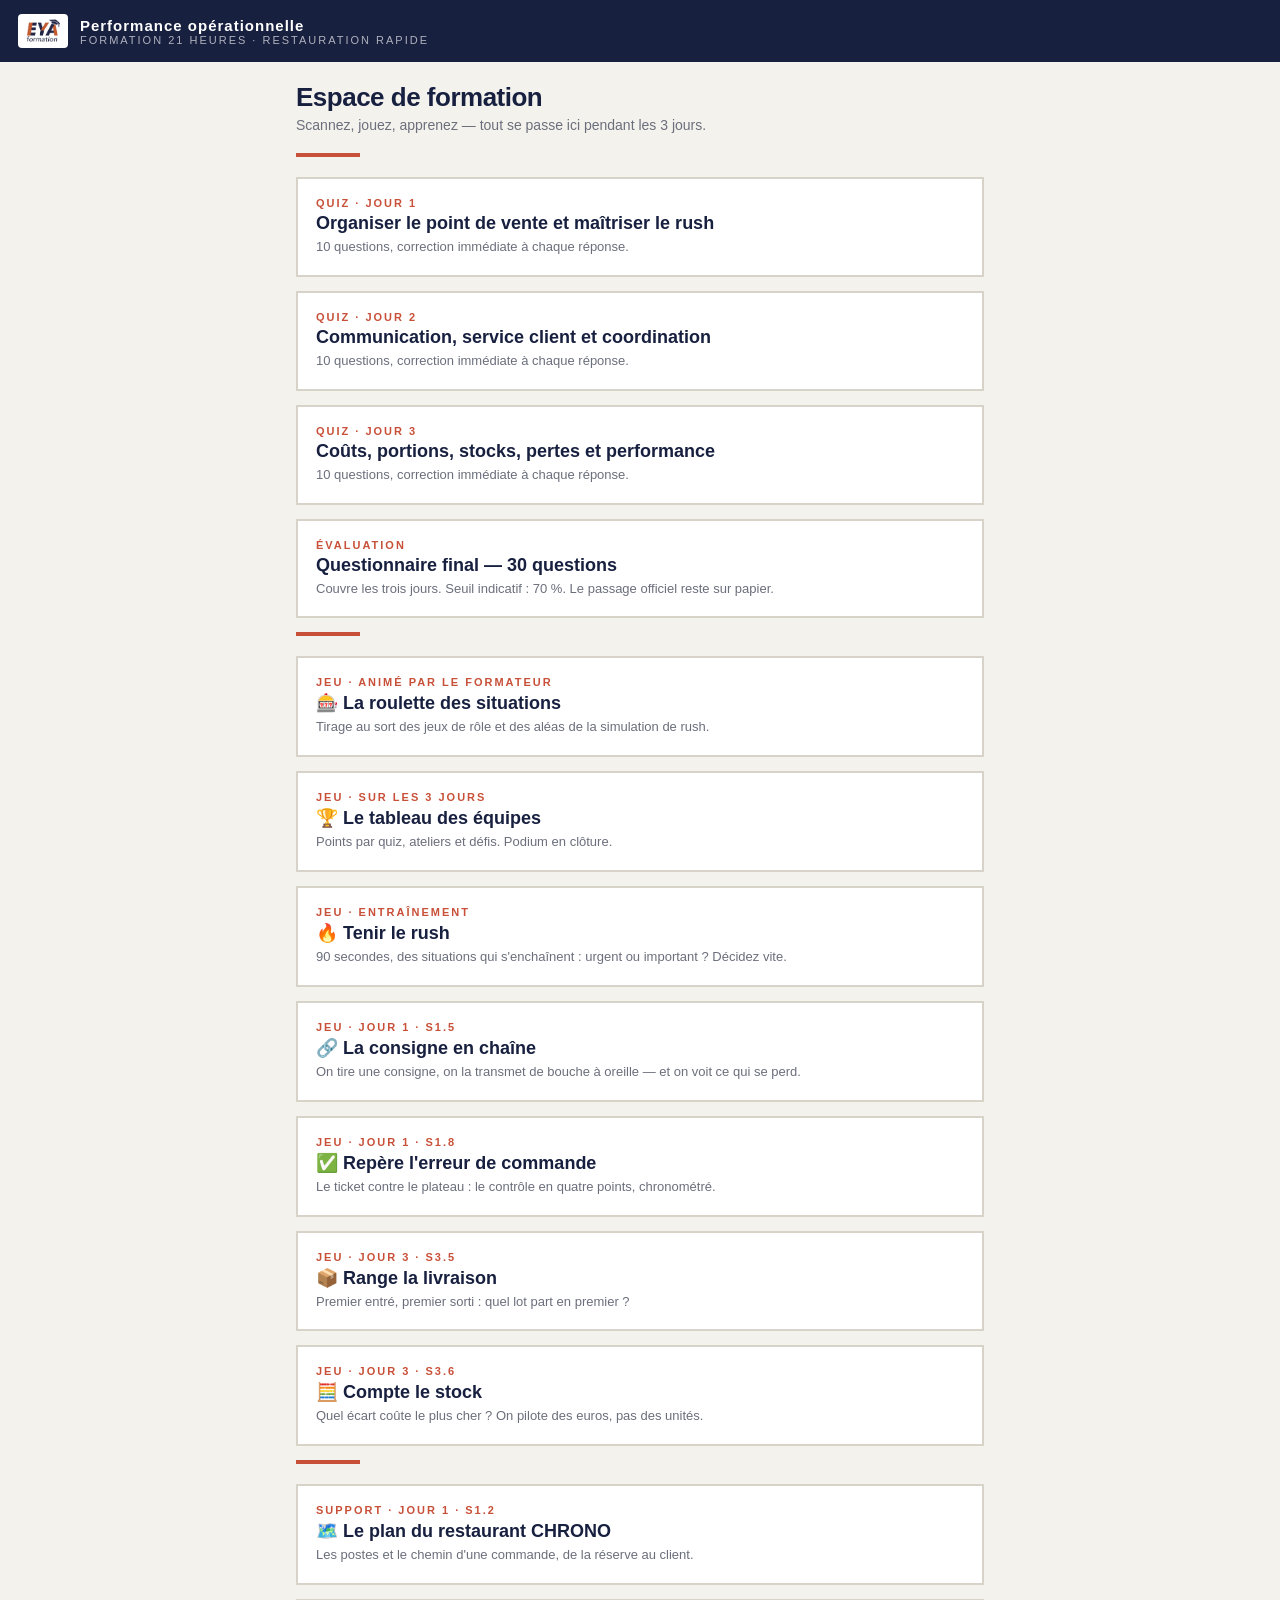
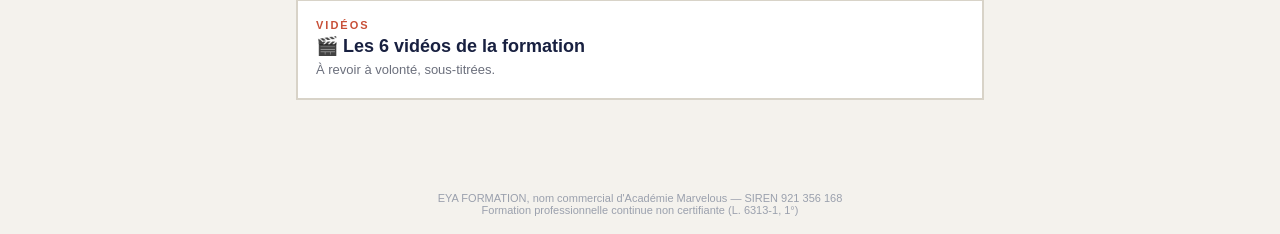
<file: index.html>
<!doctype html>
<html lang="fr">
<head>
<meta charset="utf-8">
<meta name="viewport" content="width=device-width, initial-scale=1">
<meta name="robots" content="noindex">
<title>EYA Formation — Performance opérationnelle en restauration rapide</title>
<link rel="stylesheet" href="assets/eya.css">
</head>
<body>
<header>
  <img src="assets/logo_eya.png" alt="EYA Formation">
  <div>
    <div class="t">Performance opérationnelle</div>
    <div class="s">Formation 21 heures · restauration rapide</div>
  </div>
</header>
<main>
  <h1>Espace de formation</h1>
  <div class="sub">Scannez, jouez, apprenez — tout se passe ici pendant les 3 jours.</div>
  <div class="rule"></div>

  <a class="card" href="quiz/j1.html">
    <div class="k">Quiz · Jour 1</div>
    <div class="t">Organiser le point de vente et maîtriser le rush</div>
    <div class="d">10 questions, correction immédiate à chaque réponse.</div>
  </a>
  <a class="card" href="quiz/j2.html">
    <div class="k">Quiz · Jour 2</div>
    <div class="t">Communication, service client et coordination</div>
    <div class="d">10 questions, correction immédiate à chaque réponse.</div>
  </a>
  <a class="card" href="quiz/j3.html">
    <div class="k">Quiz · Jour 3</div>
    <div class="t">Coûts, portions, stocks, pertes et performance</div>
    <div class="d">10 questions, correction immédiate à chaque réponse.</div>
  </a>
  <a class="card" href="quiz/final.html">
    <div class="k">Évaluation</div>
    <div class="t">Questionnaire final — 30 questions</div>
    <div class="d">Couvre les trois jours. Seuil indicatif : 70 %. Le passage officiel reste sur papier.</div>
  </a>

  <div class="rule"></div>

  <a class="card" href="jeux/roulette.html">
    <div class="k">Jeu · animé par le formateur</div>
    <div class="t">🎰 La roulette des situations</div>
    <div class="d">Tirage au sort des jeux de rôle et des aléas de la simulation de rush.</div>
  </a>
  <a class="card" href="jeux/scores.html">
    <div class="k">Jeu · sur les 3 jours</div>
    <div class="t">🏆 Le tableau des équipes</div>
    <div class="d">Points par quiz, ateliers et défis. Podium en clôture.</div>
  </a>
  <a class="card" href="jeux/rush.html">
    <div class="k">Jeu · entraînement</div>
    <div class="t">🔥 Tenir le rush</div>
    <div class="d">90 secondes, des situations qui s'enchaînent : urgent ou important ? Décidez vite.</div>
  </a>
  <a class="card" href="jeux/consignes.html">
    <div class="k">Jeu · Jour 1 · S1.5</div>
    <div class="t">🔗 La consigne en chaîne</div>
    <div class="d">On tire une consigne, on la transmet de bouche à oreille — et on voit ce qui se perd.</div>
  </a>
  <a class="card" href="jeux/commande.html">
    <div class="k">Jeu · Jour 1 · S1.8</div>
    <div class="t">✅ Repère l'erreur de commande</div>
    <div class="d">Le ticket contre le plateau : le contrôle en quatre points, chronométré.</div>
  </a>
  <a class="card" href="jeux/reception.html">
    <div class="k">Jeu · Jour 3 · S3.5</div>
    <div class="t">📦 Range la livraison</div>
    <div class="d">Premier entré, premier sorti : quel lot part en premier ?</div>
  </a>
  <a class="card" href="jeux/inventaire.html">
    <div class="k">Jeu · Jour 3 · S3.6</div>
    <div class="t">🧮 Compte le stock</div>
    <div class="d">Quel écart coûte le plus cher ? On pilote des euros, pas des unités.</div>
  </a>

  <div class="rule"></div>

  <a class="card" href="chrono.html">
    <div class="k">Support · Jour 1 · S1.2</div>
    <div class="t">🗺️ Le plan du restaurant CHRONO</div>
    <div class="d">Les postes et le chemin d'une commande, de la réserve au client.</div>
  </a>
  <a class="card" href="videos/index.html">
    <div class="k">Vidéos</div>
    <div class="t">🎬 Les 6 vidéos de la formation</div>
    <div class="d">À revoir à volonté, sous-titrées.</div>
  </a>
</main>
<footer>EYA FORMATION, nom commercial d'Académie Marvelous — SIREN 921 356 168<br>
Formation professionnelle continue non certifiante (L. 6313-1, 1°)</footer>
</body>
</html>
</file>
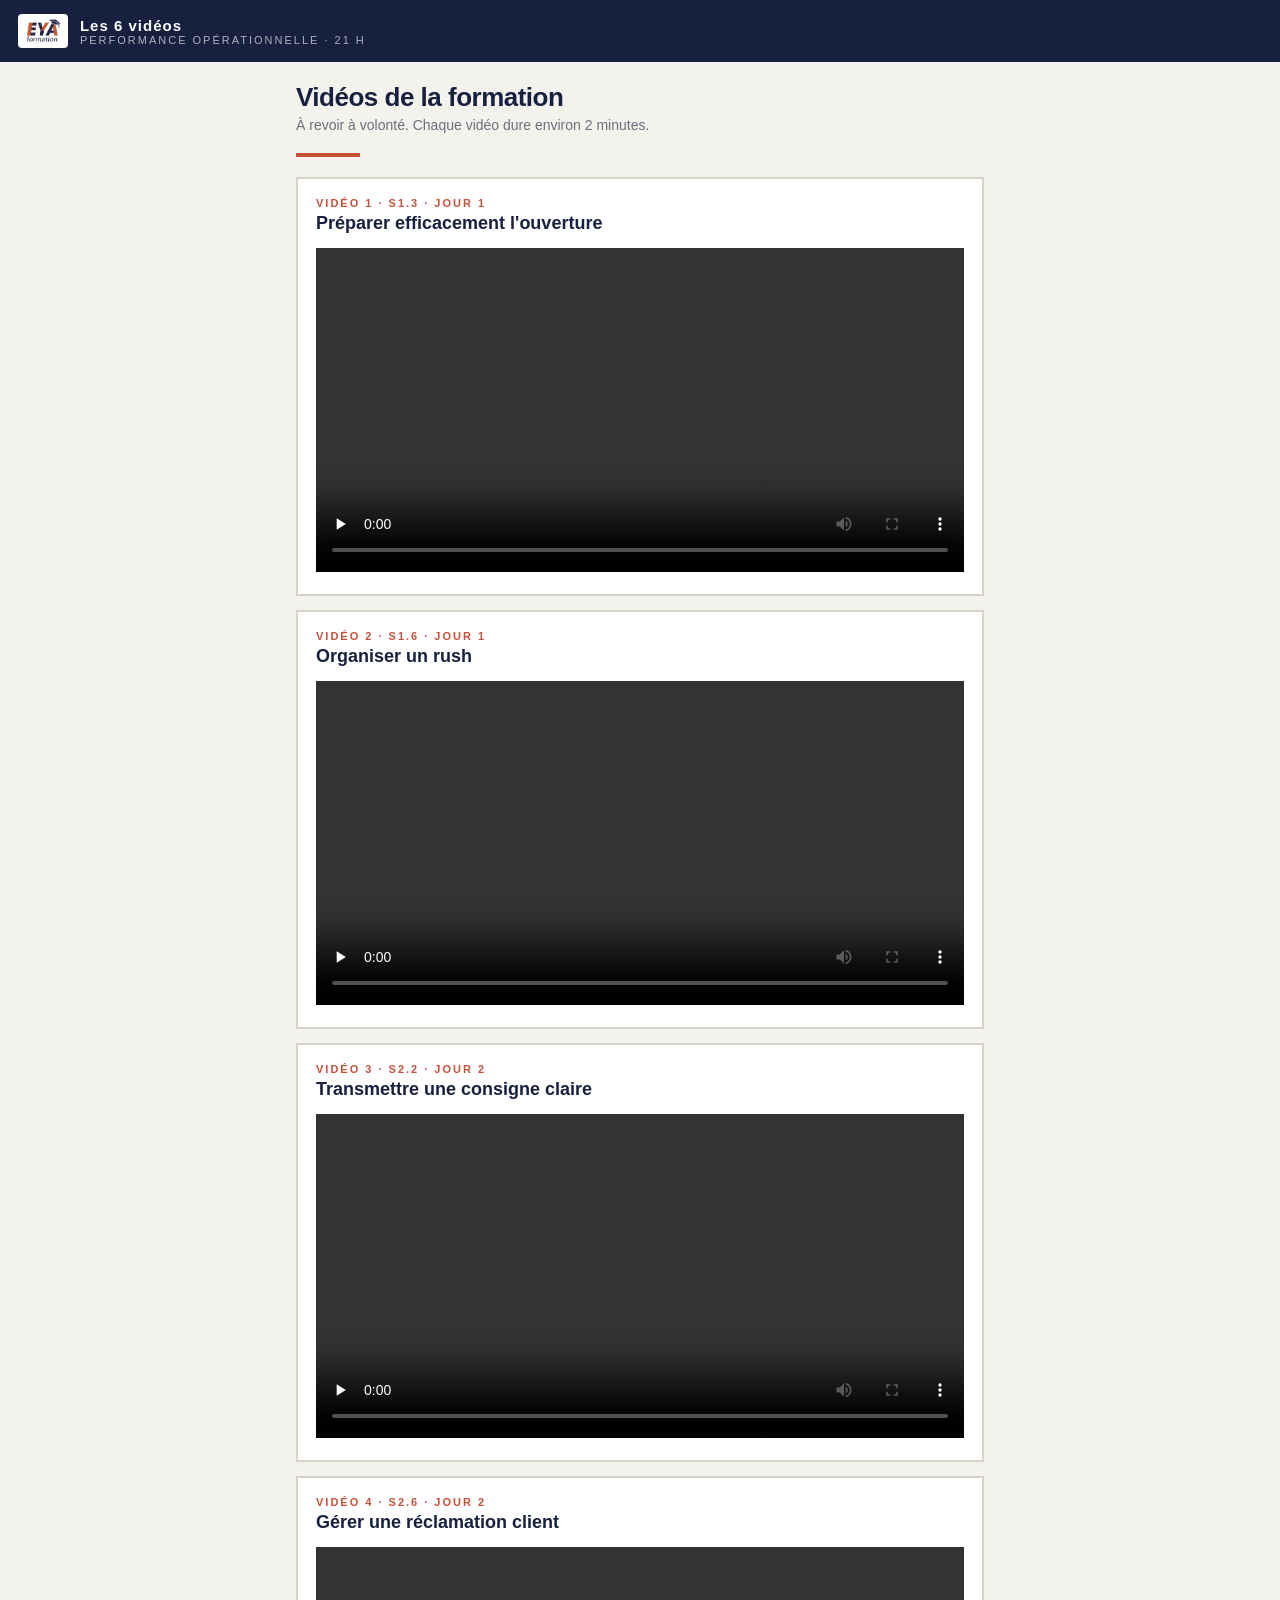
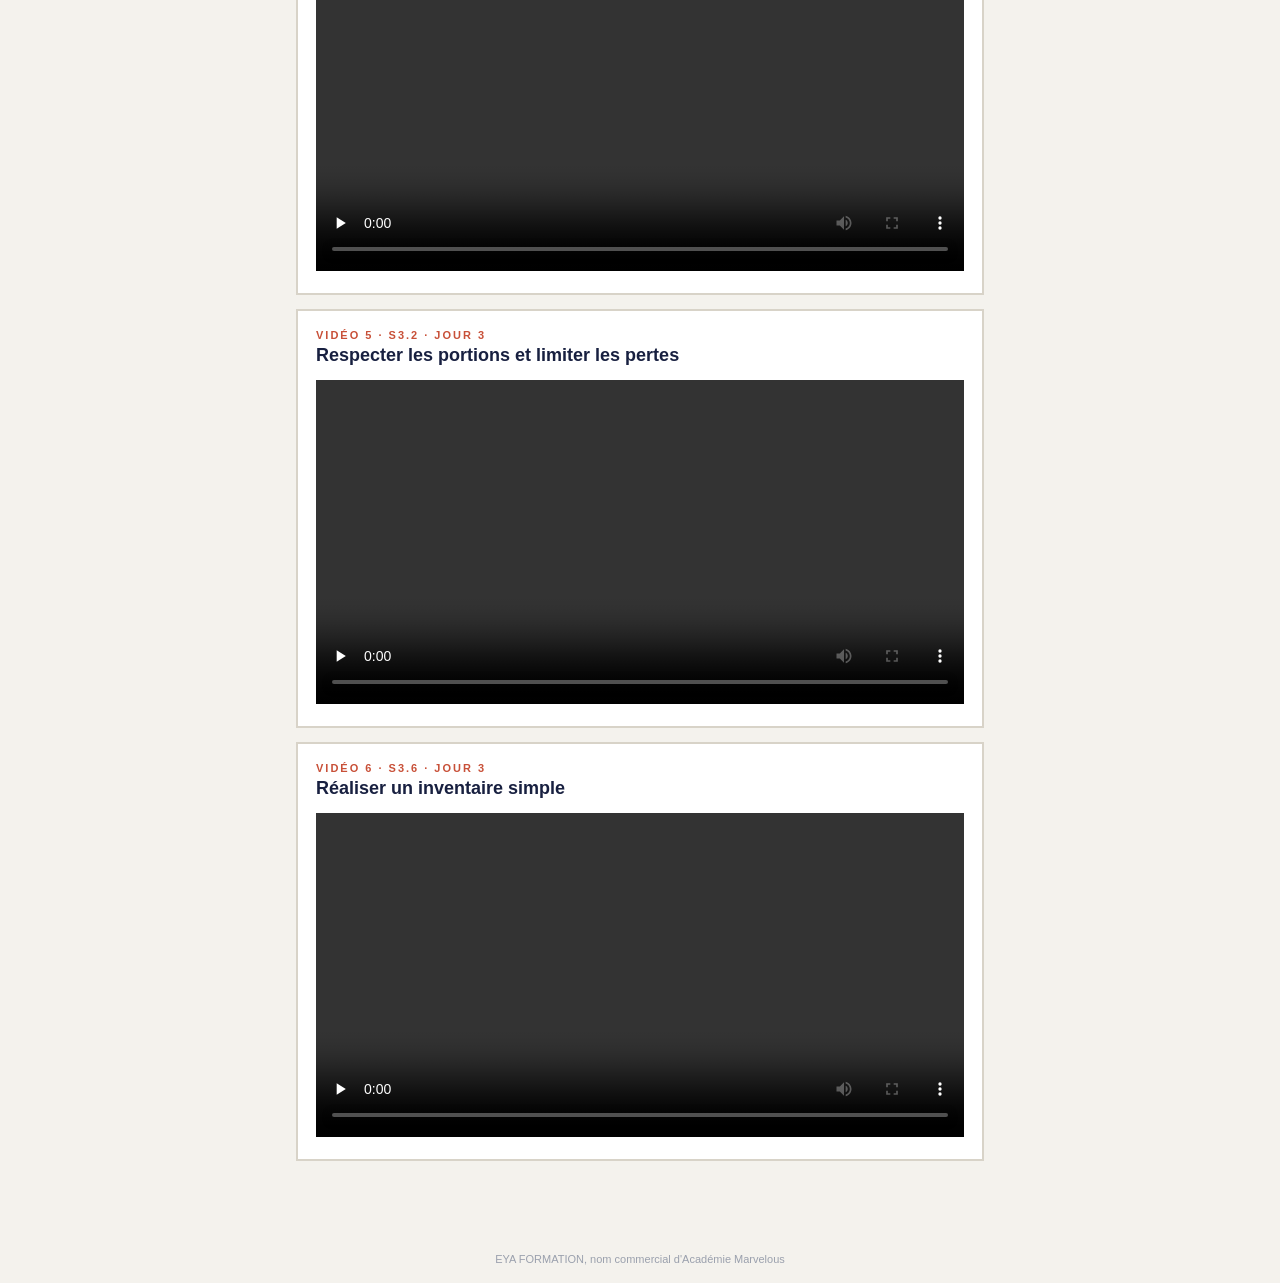
<file: videos/index.html>
<!doctype html>
<html lang="fr">
<head>
<meta charset="utf-8">
<meta name="viewport" content="width=device-width, initial-scale=1">
<meta name="robots" content="noindex">
<title>Vidéos — EYA Formation</title>
<link rel="stylesheet" href="../assets/eya.css">
</head>
<body>
<header>
  <img src="../assets/logo_eya.png" alt="EYA Formation">
  <div><div class="t">Les 6 vidéos</div><div class="s">Performance opérationnelle · 21 h</div></div>
</header>
<main>
  <h1>Vidéos de la formation</h1>
  <div class="sub">À revoir à volonté. Chaque vidéo dure environ 2 minutes.</div>
  <div class="rule"></div>
  <div id="list"></div>
</main>
<footer>EYA FORMATION, nom commercial d'Académie Marvelous</footer>
<script>
const VIDEOS = [
  [1, "Préparer efficacement l'ouverture", "S1.3 · Jour 1"],
  [2, "Organiser un rush", "S1.6 · Jour 1"],
  [3, "Transmettre une consigne claire", "S2.2 · Jour 2"],
  [4, "Gérer une réclamation client", "S2.6 · Jour 2"],
  [5, "Respecter les portions et limiter les pertes", "S3.2 · Jour 3"],
  [6, "Réaliser un inventaire simple", "S3.6 · Jour 3"],
];
document.getElementById("list").innerHTML = VIDEOS.map(([n, t, s]) => `
  <div class="card" id="v${n}">
    <div class="k">Vidéo ${n} · ${s}</div>
    <div class="t">${t}</div>
    <video controls preload="none" src="EYA_V${n}.mp4" style="margin-top:10px"></video>
  </div>`).join("");
// défilement direct si l'URL contient une ancre (#v3) — arrivée par QR code
if (location.hash) {
  const cible = document.querySelector(location.hash);
  if (cible) setTimeout(() => cible.scrollIntoView({ behavior: "smooth" }), 150);
}
</script>
</body>
</html>
</file>
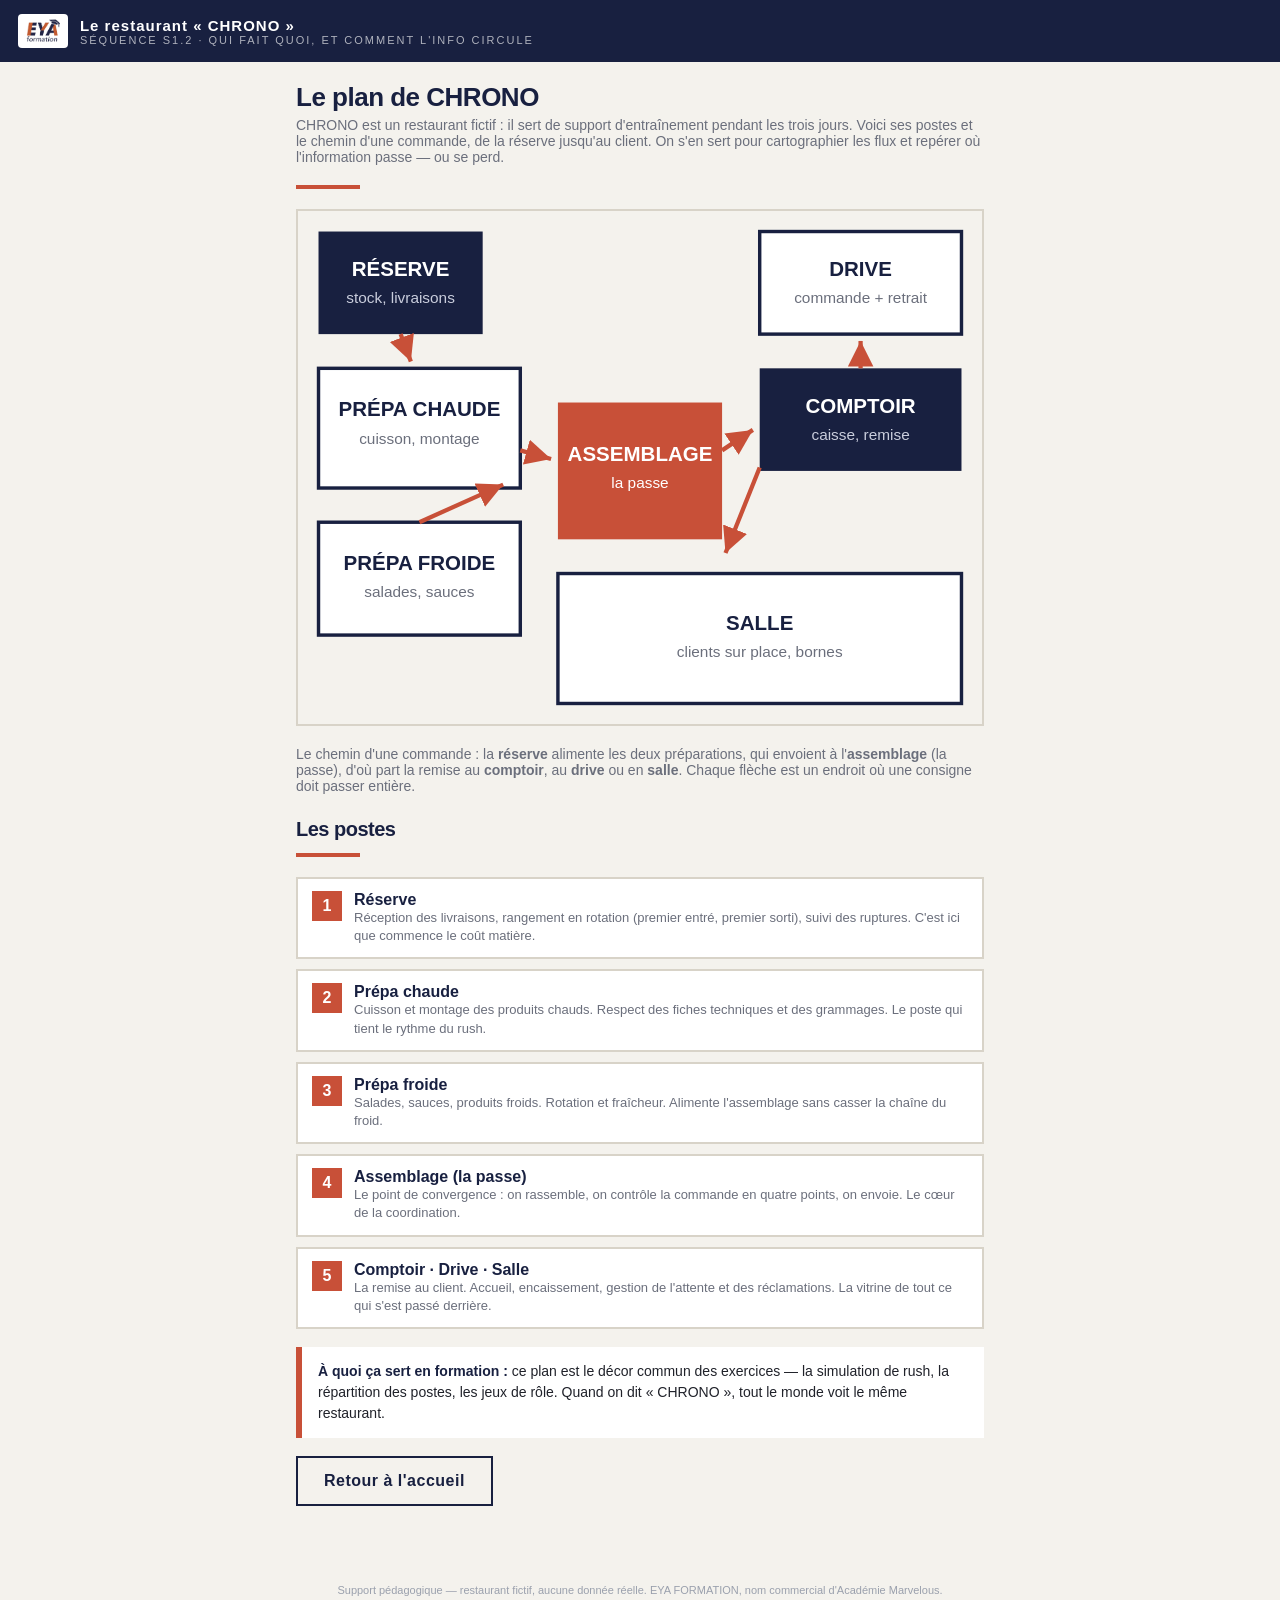
<file: chrono.html>
<!doctype html>
<html lang="fr">
<head>
<meta charset="utf-8">
<meta name="viewport" content="width=device-width, initial-scale=1">
<meta name="robots" content="noindex">
<title>Le restaurant CHRONO — EYA Formation</title>
<link rel="stylesheet" href="assets/eya.css">
<style>
  .plan { width: 100%; background: #fff; border: 2px solid var(--line); margin-bottom: 16px; }
  .poste { display: flex; gap: 12px; background: #fff; border: 2px solid var(--line); padding: 12px 14px; margin-bottom: 10px; }
  .poste .num { width: 30px; height: 30px; flex-shrink: 0; background: var(--orange); color: #fff; font-weight: 800; display: flex; align-items: center; justify-content: center; }
  .poste .nom { font-weight: 800; color: var(--navy); }
  .poste .obj { font-size: 13px; color: #6b6f7c; line-height: 1.4; }
</style>
</head>
<body>
<header>
  <img src="assets/logo_eya.png" alt="EYA Formation">
  <div><div class="t">Le restaurant « CHRONO »</div><div class="s">Séquence S1.2 · qui fait quoi, et comment l'info circule</div></div>
</header>
<main>
  <h1>Le plan de CHRONO</h1>
  <div class="sub">CHRONO est un restaurant fictif : il sert de support d'entraînement pendant les
  trois jours. Voici ses postes et le chemin d'une commande, de la réserve jusqu'au client. On
  s'en sert pour cartographier les flux et repérer où l'information passe — ou se perd.</div>
  <div class="rule"></div>

  <svg class="plan" viewBox="0 0 400 300" role="img" aria-label="Plan du restaurant CHRONO">
    <rect x="0" y="0" width="400" height="300" fill="#F4F2ED"/>
    <!-- réserve -->
    <rect x="12" y="12" width="96" height="60" fill="#182040"/>
    <text x="60" y="38" fill="#fff" font-size="12" font-weight="bold" text-anchor="middle" font-family="Arial">RÉSERVE</text>
    <text x="60" y="54" fill="#C9CDDC" font-size="9" text-anchor="middle" font-family="Arial">stock, livraisons</text>
    <!-- prépa chaude -->
    <rect x="12" y="92" width="118" height="70" fill="#fff" stroke="#182040" stroke-width="2"/>
    <text x="71" y="120" fill="#182040" font-size="12" font-weight="bold" text-anchor="middle" font-family="Arial">PRÉPA CHAUDE</text>
    <text x="71" y="136" fill="#6b6f7c" font-size="9" text-anchor="middle" font-family="Arial">cuisson, montage</text>
    <!-- prépa froide -->
    <rect x="12" y="182" width="118" height="66" fill="#fff" stroke="#182040" stroke-width="2"/>
    <text x="71" y="210" fill="#182040" font-size="12" font-weight="bold" text-anchor="middle" font-family="Arial">PRÉPA FROIDE</text>
    <text x="71" y="226" fill="#6b6f7c" font-size="9" text-anchor="middle" font-family="Arial">salades, sauces</text>
    <!-- assemblage / passe -->
    <rect x="152" y="112" width="96" height="80" fill="#C85038"/>
    <text x="200" y="146" fill="#fff" font-size="12" font-weight="bold" text-anchor="middle" font-family="Arial">ASSEMBLAGE</text>
    <text x="200" y="162" fill="#fff" font-size="9" text-anchor="middle" font-family="Arial">la passe</text>
    <!-- comptoir / caisse -->
    <rect x="270" y="92" width="118" height="60" fill="#182040"/>
    <text x="329" y="118" fill="#fff" font-size="12" font-weight="bold" text-anchor="middle" font-family="Arial">COMPTOIR</text>
    <text x="329" y="134" fill="#C9CDDC" font-size="9" text-anchor="middle" font-family="Arial">caisse, remise</text>
    <!-- drive -->
    <rect x="270" y="12" width="118" height="60" fill="#fff" stroke="#182040" stroke-width="2"/>
    <text x="329" y="38" fill="#182040" font-size="12" font-weight="bold" text-anchor="middle" font-family="Arial">DRIVE</text>
    <text x="329" y="54" fill="#6b6f7c" font-size="9" text-anchor="middle" font-family="Arial">commande + retrait</text>
    <!-- salle -->
    <rect x="152" y="212" width="236" height="76" fill="#fff" stroke="#182040" stroke-width="2"/>
    <text x="270" y="245" fill="#182040" font-size="12" font-weight="bold" text-anchor="middle" font-family="Arial">SALLE</text>
    <text x="270" y="261" fill="#6b6f7c" font-size="9" text-anchor="middle" font-family="Arial">clients sur place, bornes</text>
    <!-- flux -->
    <g stroke="#C85038" stroke-width="2.5" fill="none" marker-end="url(#a)">
      <line x1="60" y1="72" x2="66" y2="88"/>
      <line x1="130" y1="140" x2="148" y2="145"/>
      <line x1="71" y1="182" x2="120" y2="160"/>
      <line x1="248" y1="140" x2="266" y2="128"/>
      <line x1="329" y1="92" x2="329" y2="76"/>
      <line x1="270" y1="150" x2="250" y2="200"/>
    </g>
    <defs>
      <marker id="a" markerWidth="8" markerHeight="8" refX="6" refY="3" orient="auto">
        <path d="M0,0 L6,3 L0,6 Z" fill="#C85038"/>
      </marker>
    </defs>
  </svg>

  <p class="sub" style="margin-top:0">Le chemin d'une commande : la <b>réserve</b> alimente les
  deux préparations, qui envoient à l'<b>assemblage</b> (la passe), d'où part la remise au
  <b>comptoir</b>, au <b>drive</b> ou en <b>salle</b>. Chaque flèche est un endroit où une
  consigne doit passer entière.</p>

  <h1 style="font-size:20px; margin-top:24px">Les postes</h1>
  <div class="rule"></div>
  <div class="poste"><div class="num">1</div><div><div class="nom">Réserve</div><div class="obj">Réception des livraisons, rangement en rotation (premier entré, premier sorti), suivi des ruptures. C'est ici que commence le coût matière.</div></div></div>
  <div class="poste"><div class="num">2</div><div><div class="nom">Prépa chaude</div><div class="obj">Cuisson et montage des produits chauds. Respect des fiches techniques et des grammages. Le poste qui tient le rythme du rush.</div></div></div>
  <div class="poste"><div class="num">3</div><div><div class="nom">Prépa froide</div><div class="obj">Salades, sauces, produits froids. Rotation et fraîcheur. Alimente l'assemblage sans casser la chaîne du froid.</div></div></div>
  <div class="poste"><div class="num">4</div><div><div class="nom">Assemblage (la passe)</div><div class="obj">Le point de convergence : on rassemble, on contrôle la commande en quatre points, on envoie. Le cœur de la coordination.</div></div></div>
  <div class="poste"><div class="num">5</div><div><div class="nom">Comptoir · Drive · Salle</div><div class="obj">La remise au client. Accueil, encaissement, gestion de l'attente et des réclamations. La vitrine de tout ce qui s'est passé derrière.</div></div></div>

  <div class="explain" style="margin-top:18px"><b>À quoi ça sert en formation :</b> ce plan est le
  décor commun des exercices — la simulation de rush, la répartition des postes, les jeux de rôle.
  Quand on dit « CHRONO », tout le monde voit le même restaurant.</div>
  <a class="btn ghost" href="index.html">Retour à l'accueil</a>
</main>
<footer>Support pédagogique — restaurant fictif, aucune donnée réelle. EYA FORMATION, nom commercial d'Académie Marvelous.</footer>
</body>
</html>
</file>
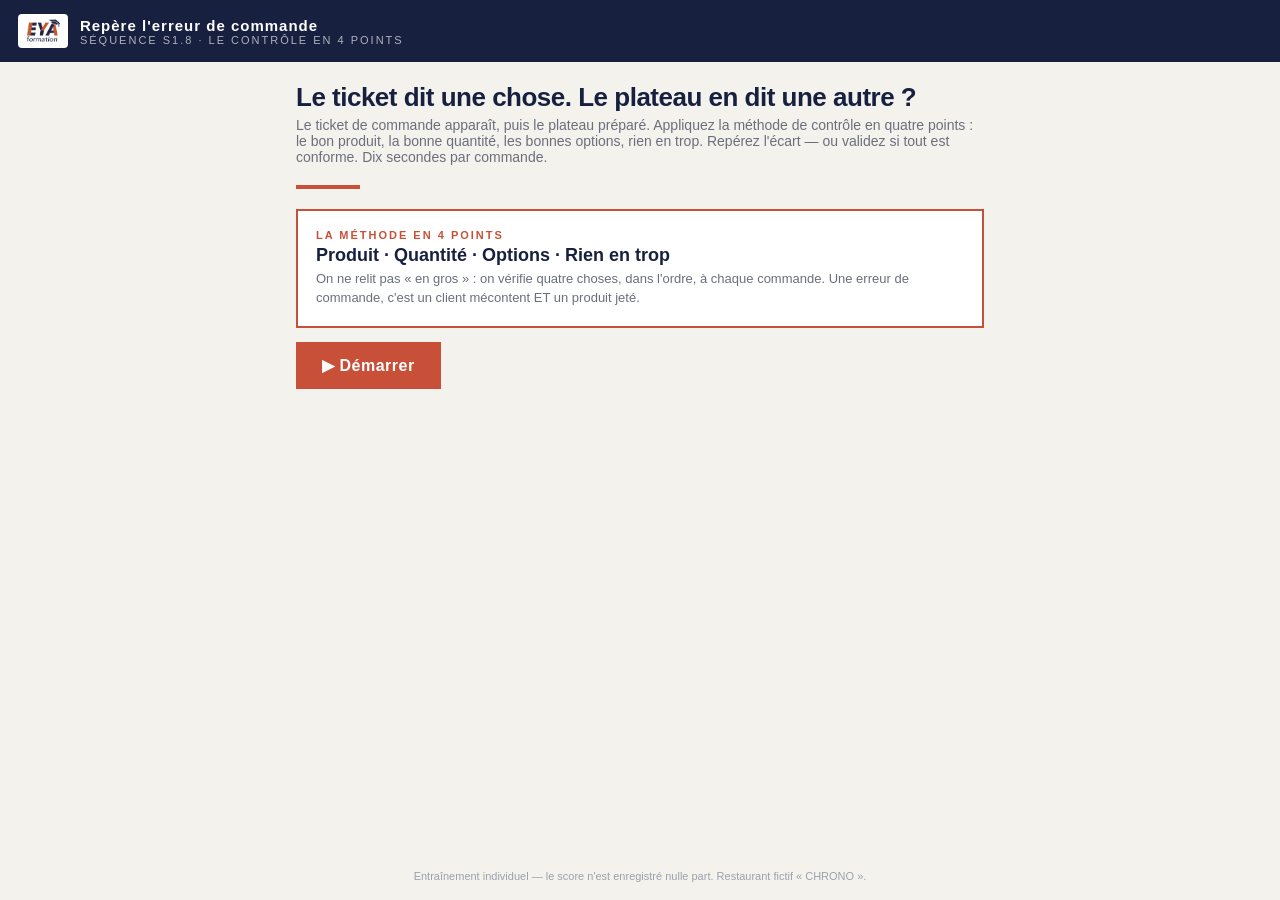
<file: jeux/commande.html>
<!doctype html>
<html lang="fr">
<head>
<meta charset="utf-8">
<meta name="viewport" content="width=device-width, initial-scale=1">
<meta name="robots" content="noindex">
<title>Repère l'erreur de commande — EYA Formation</title>
<link rel="stylesheet" href="../assets/eya.css">
</head>
<body>
<header>
  <img src="../assets/logo_eya.png" alt="EYA Formation">
  <div><div class="t">Repère l'erreur de commande</div><div class="s">Séquence S1.8 · le contrôle en 4 points</div></div>
</header>
<main id="jeu">
  <h1>Le ticket dit une chose. Le plateau en dit une autre ?</h1>
  <div class="sub">Le ticket de commande apparaît, puis le plateau préparé. Appliquez la méthode
  de contrôle en quatre points : le bon produit, la bonne quantité, les bonnes options, rien en
  trop. Repérez l'écart — ou validez si tout est conforme. Dix secondes par commande.</div>
  <div class="rule"></div>
  <div class="card" style="border-color:var(--orange)">
    <div class="k">La méthode en 4 points</div>
    <div class="t">Produit · Quantité · Options · Rien en trop</div>
    <div class="d">On ne relit pas « en gros » : on vérifie quatre choses, dans l'ordre, à chaque
    commande. Une erreur de commande, c'est un client mécontent ET un produit jeté.</div>
  </div>
  <button class="btn" id="start">▶ Démarrer</button>
</main>
<footer>Entraînement individuel — le score n'est enregistré nulle part. Restaurant fictif « CHRONO ».</footer>
<script>
/* Chaque cas : la commande (ce qui est demandé) + le plateau (ce qui est préparé) + le point
   fautif (ou null = conforme). L'apprenant clique le point où est l'écart. Données CHRONO. */
const CAS = [
  {cmd: ["1 menu Classique", "Frites moyennes", "1 soda"],
   plat: ["1 burger Classique", "Frites moyennes", "1 soda"],
   faute: "produit", why: "Un MENU, pas un burger seul : il manque un élément. Contrôle « produit »."},
  {cmd: ["2 burgers Classique", "SANS oignons (allergie)", "à emporter"],
   plat: ["2 burgers Classique", "avec oignons", "à emporter"],
   faute: "options", why: "« Sans oignons » pour allergie : ici c'est monté AVEC. Contrôle « options » — le plus grave, c'est une allergie."},
  {cmd: ["3 menus maxi", "3 frites", "3 sodas"],
   plat: ["3 menus maxi", "2 frites", "3 sodas"],
   faute: "quantité", why: "Trois menus mais deux frites seulement. Contrôle « quantité »."},
  {cmd: ["1 burger simple", "1 eau"],
   plat: ["1 burger simple", "1 eau"],
   faute: null, why: "Rien à signaler : produit, quantité, options, rien en trop. On envoie."},
  {cmd: ["1 menu enfant", "compote", "eau"],
   plat: ["1 menu enfant", "compote", "eau", "+ 1 sauce barbecue"],
   faute: "rien en trop", why: "Une sauce en plus non commandée : c'est une perte sèche. Contrôle « rien en trop »."},
  {cmd: ["2 wraps poulet", "1 grande frite", "2 sodas"],
   plat: ["2 wraps poulet", "1 grande frite", "2 sodas"],
   faute: null, why: "Conforme sur les quatre points. On envoie."},
  {cmd: ["1 menu Classique", "boisson SANS glaçons"],
   plat: ["1 menu Classique", "boisson avec glaçons"],
   faute: "options", why: "« Sans glaçons » demandé, servi avec. Contrôle « options » — un détail, mais c'est ce que le client a demandé."},
  {cmd: ["4 burgers Classique", "à emporter"],
   plat: ["3 burgers Classique", "à emporter"],
   faute: "quantité", why: "Quatre commandés, trois préparés. Contrôle « quantité » — l'erreur la plus fréquente en rush."},
  {cmd: ["1 menu végé", "frites", "soda"],
   plat: ["1 menu Classique", "frites", "soda"],
   faute: "produit", why: "Menu végé demandé, Classique préparé : mauvais produit. Contrôle « produit »."},
  {cmd: ["2 menus maxi", "SANS sauce", "2 sodas"],
   plat: ["2 menus maxi", "SANS sauce", "2 sodas"],
   faute: null, why: "Conforme — même la demande « sans sauce » est respectée. On envoie."},
];
const POINTS = [
  ["produit", "Le bon produit ?"],
  ["quantité", "La bonne quantité ?"],
  ["options", "Les bonnes options ?"],
  ["rien en trop", "Rien en trop ?"],
];
const DUREE = 10;
const main = document.getElementById("jeu");
let deck, score, bonnes, total, tQ, timer, cas;

document.getElementById("start").addEventListener("click", demarrer);

function demarrer() {
  deck = [...CAS].sort(() => Math.random() - 0.5);
  score = 0; bonnes = 0; total = 0;
  question();
}

function ligne(arr, plat) {
  return arr.map((x) => {
    const enTrop = plat && !cas.cmd.some((c) => c.toLowerCase() === x.toLowerCase()) &&
                   x.startsWith("+");
    return `<div style="padding:3px 0; ${enTrop ? 'color:var(--orange); font-weight:700' : ''}">${x}</div>`;
  }).join("");
}

function question() {
  if (!deck.length) { fin(); return; }
  cas = deck.pop();
  total++;
  tQ = DUREE;
  main.innerHTML = `
    <div style="display:flex; justify-content:space-between; align-items:center">
      <div class="qnum">Commande ${total} / ${CAS.length}</div>
      <div class="qnum" id="tlbl">${tQ} s</div>
    </div>
    <div class="rush-timer"><i id="qbar" style="width:100%"></i></div>
    <div style="display:grid; grid-template-columns:1fr 1fr; gap:10px; margin-bottom:14px">
      <div style="background:#fff; border:2px solid var(--line); padding:12px">
        <div class="k" style="color:var(--navy)">LE TICKET</div>${ligne(cas.cmd)}
      </div>
      <div style="background:var(--navy); color:#fff; padding:12px">
        <div class="k">LE PLATEAU</div>${ligne(cas.plat, true)}
      </div>
    </div>
    <div class="quad">
      ${POINTS.map((p) => `<button data-p="${p[0]}">${p[1]}</button>`).join("")}
    </div>
    <button class="opt" data-p="ok" style="text-align:center; font-weight:800; color:var(--ok); border-color:var(--ok); margin-top:8px">TOUT EST CONFORME — j'envoie</button>
    <div id="fb" style="margin-top:12px"></div>
  `;
  main.querySelectorAll("[data-p]").forEach((b) =>
    b.addEventListener("click", () => repondre(b.dataset.p, b)));
  clearInterval(timer);
  timer = setInterval(() => {
    tQ--;
    document.getElementById("qbar").style.width = (tQ / DUREE * 100) + "%";
    document.getElementById("tlbl").textContent = tQ + " s";
    if (tQ <= 0) { clearInterval(timer); repondre(null, null); }
  }, 1000);
}

function repondre(choix, btn) {
  clearInterval(timer);
  const attendu = cas.faute === null ? "ok" : cas.faute;
  const ok = choix === attendu;
  if (ok) { score += 2; bonnes++; }
  main.querySelectorAll("[data-p]").forEach((b) => {
    if (b.dataset.p === attendu) b.classList.add(b.classList.contains("opt") ? "good" : "pick-good");
    else if (b === btn && !ok) b.classList.add(b.classList.contains("opt") ? "bad" : "pick-bad");
    b.disabled = true;
  });
  const entete = choix === null ? "⏱ Trop tard — en rush, une commande non contrôlée part quand même."
               : ok ? "✔ +2 pts" : "✘ Raté.";
  document.getElementById("fb").innerHTML =
    `<div class="explain"><b>${entete}</b> ${cas.why}</div>`;
  setTimeout(question, 1900);
}

function fin() {
  const pct = total ? Math.round((bonnes / total) * 100) : 0;
  let msg;
  if (pct >= 80) msg = "Contrôle sûr. Les quatre points sont un réflexe, plus une checklist.";
  else if (pct >= 60) msg = "Bonne base — l'écart qui échappe le plus, c'est « rien en trop » et les options.";
  else msg = "Rejouez : à chaque commande, les quatre points DANS L'ORDRE, sans en sauter un.";
  main.innerHTML = `
    <div class="qnum">Fin</div>
    <div class="score-big">${score}<span> pts</span></div>
    <div class="qtext">${bonnes}/${total} commandes bien contrôlées (${pct} %)</div>
    <div class="explain">${msg}</div>
    <button class="btn" onclick="location.reload()">Rejouer</button>
    <a class="btn ghost" style="margin-left:10px" href="../index.html">Accueil</a>
  `;
}
</script>
</body>
</html>
</file>
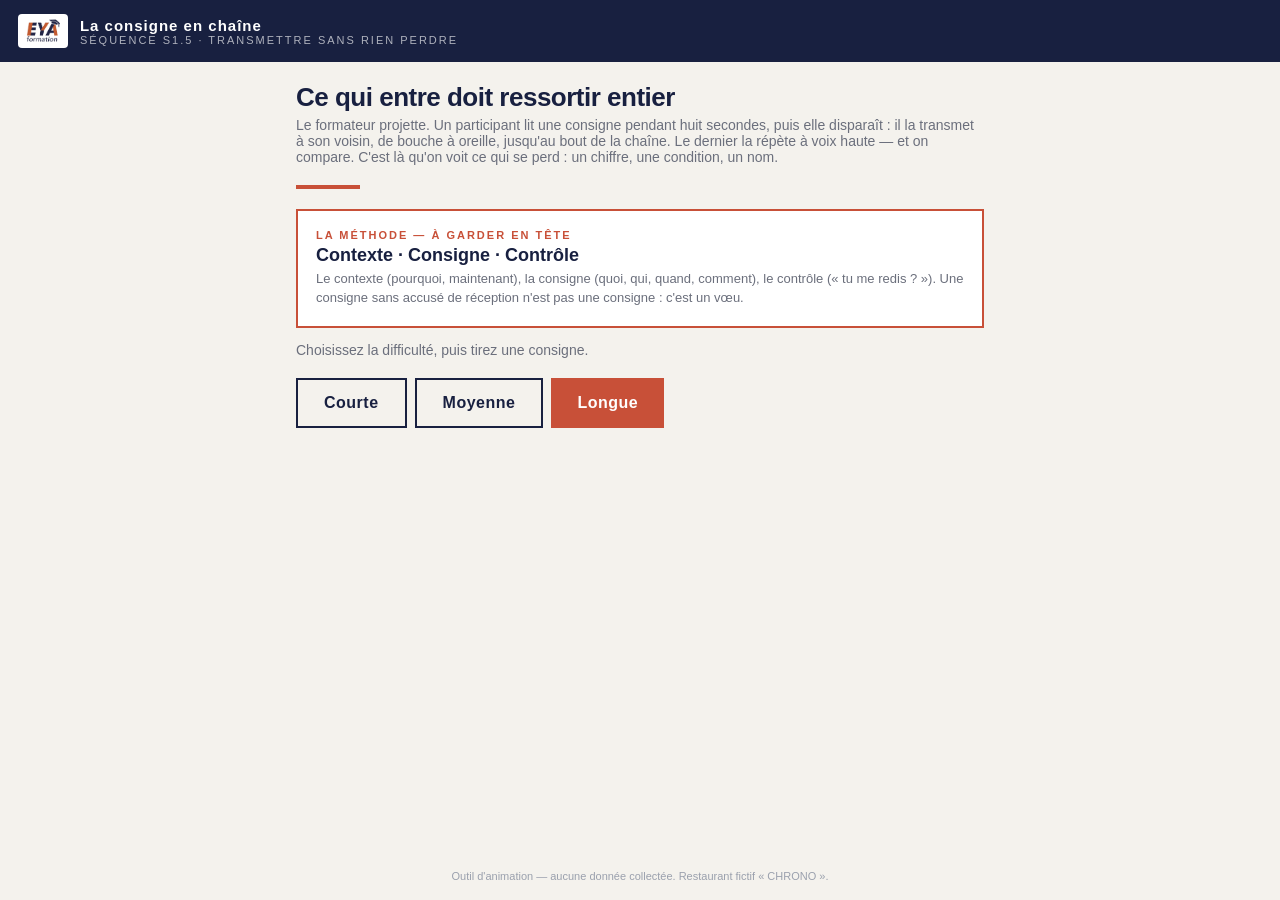
<file: jeux/consignes.html>
<!doctype html>
<html lang="fr">
<head>
<meta charset="utf-8">
<meta name="viewport" content="width=device-width, initial-scale=1">
<meta name="robots" content="noindex">
<title>La consigne en chaîne — EYA Formation</title>
<link rel="stylesheet" href="../assets/eya.css">
</head>
<body>
<header>
  <img src="../assets/logo_eya.png" alt="EYA Formation">
  <div><div class="t">La consigne en chaîne</div><div class="s">Séquence S1.5 · transmettre sans rien perdre</div></div>
</header>
<main id="jeu">
  <h1>Ce qui entre doit ressortir entier</h1>
  <div class="sub">Le formateur projette. Un participant lit une consigne pendant huit secondes,
  puis elle disparaît : il la transmet à son voisin, de bouche à oreille, jusqu'au bout de la
  chaîne. Le dernier la répète à voix haute — et on compare. C'est là qu'on voit ce qui se perd :
  un chiffre, une condition, un nom.</div>
  <div class="rule"></div>
  <div class="card" style="border-color:var(--orange)">
    <div class="k">La méthode — à garder en tête</div>
    <div class="t">Contexte · Consigne · Contrôle</div>
    <div class="d">Le contexte (pourquoi, maintenant), la consigne (quoi, qui, quand, comment),
    le contrôle (« tu me redis ? »). Une consigne sans accusé de réception n'est pas une
    consigne : c'est un vœu.</div>
  </div>
  <p class="sub" style="margin-top:6px">Choisissez la difficulté, puis tirez une consigne.</p>
  <div style="display:flex; gap:8px; flex-wrap:wrap">
    <button class="btn ghost" data-niv="0">Courte</button>
    <button class="btn ghost" data-niv="1">Moyenne</button>
    <button class="btn" data-niv="2">Longue</button>
  </div>
</main>
<footer>Outil d'animation — aucune donnée collectée. Restaurant fictif « CHRONO ».</footer>
<script>
/* Consignes graduées. Plus c'est long, plus il y a de détails précis qui se perdent en chaîne :
   des chiffres, des conditions, des noms de produits. Toutes situées dans le restaurant CHRONO. */
const CONSIGNES = {
  0: [
    "Préviens la cuisine : plus de sauce barbecue au comptoir, on passe à la sauce maison.",
    "Dis à Marc de monter deux menus enfant sans cornichon pour la table près de la vitre.",
    "Le drive attend depuis six minutes : passe leur commande devant, c'est un menu du midi.",
    "Descends un bac de steaks du congélateur, on tombe à cinq pièces au chaud.",
    "La caisse deux est en panne : oriente les clients vers la borne et la caisse un.",
  ],
  1: [
    "Pour la commande douze : un menu maxi avec des frites SANS SEL et un soda light, plus un burger simple à emporter. Le client est pressé, il a un train.",
    "Quand tu passes en réserve : remonte trois sachets de frites et deux boîtes de pains, et note qu'il ne reste qu'un bidon d'huile — préviens le responsable avant la fermeture.",
    "Le groupe de la table du fond attend cinq menus : trois maxi, deux normaux, dont un SANS OIGNONS pour une allergie. Les boissons arrivent en premier, ils commencent à s'impatienter.",
    "À l'ouverture demain : la livraison passe à sept heures et non huit, préviens l'équipe du matin, et sors les pains à l'avance parce qu'il fait froid et qu'ils décongèlent lentement.",
  ],
  2: [
    "Consigne pour le rush de midi : on ouvre une deuxième caisse à onze heures quarante-cinq, Léa passe au comptoir, Marc reste en production. On garde vingt steaks d'avance au chaud, pas plus, sinon on jette. Le drive prioritaire à partir de midi et quart, et si la file dépasse six personnes, un équipier prend les commandes à la borne avec une tablette. Tout le monde a compris ?",
    "Consigne fournisseur et stock : la livraison de demain arrive à sept heures trente, il faut deux personnes pour la réception. On vérifie les dates sur les boissons — le dernier lot avait une date courte — et on range en premier entré premier sorti : les anciens devant. On signale toute rupture au responsable AVANT dix heures, et on note les casses sur la fiche de suivi des pertes, pas sur un bout de papier.",
    "Consigne de fermeture : la caisse se compte à deux, on note l'écart même s'il est de dix centimes. La zone de production se nettoie AVANT le comptoir, les huiles se filtrent seulement quand elles ont refroidi. On sort les invendus du chaud, on les compte, on les note en pertes connues. Dernier point : on prépare la mise en place du matin — pains sortis, sauces remplies — pour que l'équipe d'ouverture ne parte pas en retard.",
  ],
};
const NIVEAU = ["COURTE", "MOYENNE", "LONGUE"];
const NIV_CLASS = ["vert", "orange", "rouge"];
const main = document.getElementById("jeu");
let piles = {0: [], 1: [], 2: []};

document.querySelectorAll("[data-niv]").forEach((b) =>
  b.addEventListener("click", () => tirer(+b.dataset.niv)));

function tirer(niv) {
  if (!piles[niv].length) piles[niv] = [...CONSIGNES[niv]].sort(() => Math.random() - 0.5);
  const texte = piles[niv].pop();
  ecran(niv, texte);
}

function ecran(niv, texte) {
  main.innerHTML = `
    <div class="qnum">Consigne tirée</div>
    <div style="text-align:center; margin:6px 0 14px">
      <span class="badge ${NIV_CLASS[niv]}">NIVEAU ${NIVEAU[niv]}</span>
    </div>
    <div class="rush-timer"><i id="rbar" style="width:100%"></i></div>
    <div class="rush-situation" id="txt">${texte}</div>
    <div id="ctrl"></div>
  `;
  // La consigne reste visible 8 secondes, puis se masque : le lecteur doit la transmettre de mémoire.
  let t = 8;
  const bar = document.getElementById("rbar");
  const tick = setInterval(() => {
    t--;
    bar.style.width = (t / 8 * 100) + "%";
    if (t <= 0) {
      clearInterval(tick);
      document.getElementById("txt").innerHTML =
        "<span style='opacity:.5'>Consigne masquée — à transmettre de mémoire, en chaîne.</span>";
      document.getElementById("ctrl").innerHTML = `
        <button class="btn" id="revoir">Révéler pour comparer</button>
        <button class="btn secondary" style="margin-left:8px" id="suiv">Tirer une autre consigne</button>
        <div class="explain" style="margin-top:16px"><b>Le débriefing :</b> qu'est-ce qui a
        disparu en route ? Presque toujours un chiffre, une condition (« sans sel »,
        « avant dix heures ») ou un ordre de priorité. C'est exactement ce qui coûte cher en
        service. La parade : faire reformuler — « tu me redis ? » — à chaque maillon.</div>`;
      document.getElementById("revoir").addEventListener("click", () => {
        document.getElementById("txt").innerHTML = texte;
        document.getElementById("txt").style.opacity = 1;
      });
      document.getElementById("suiv").addEventListener("click", () => tirer(niv));
    }
  }, 1000);
}
</script>
</body>
</html>
</file>
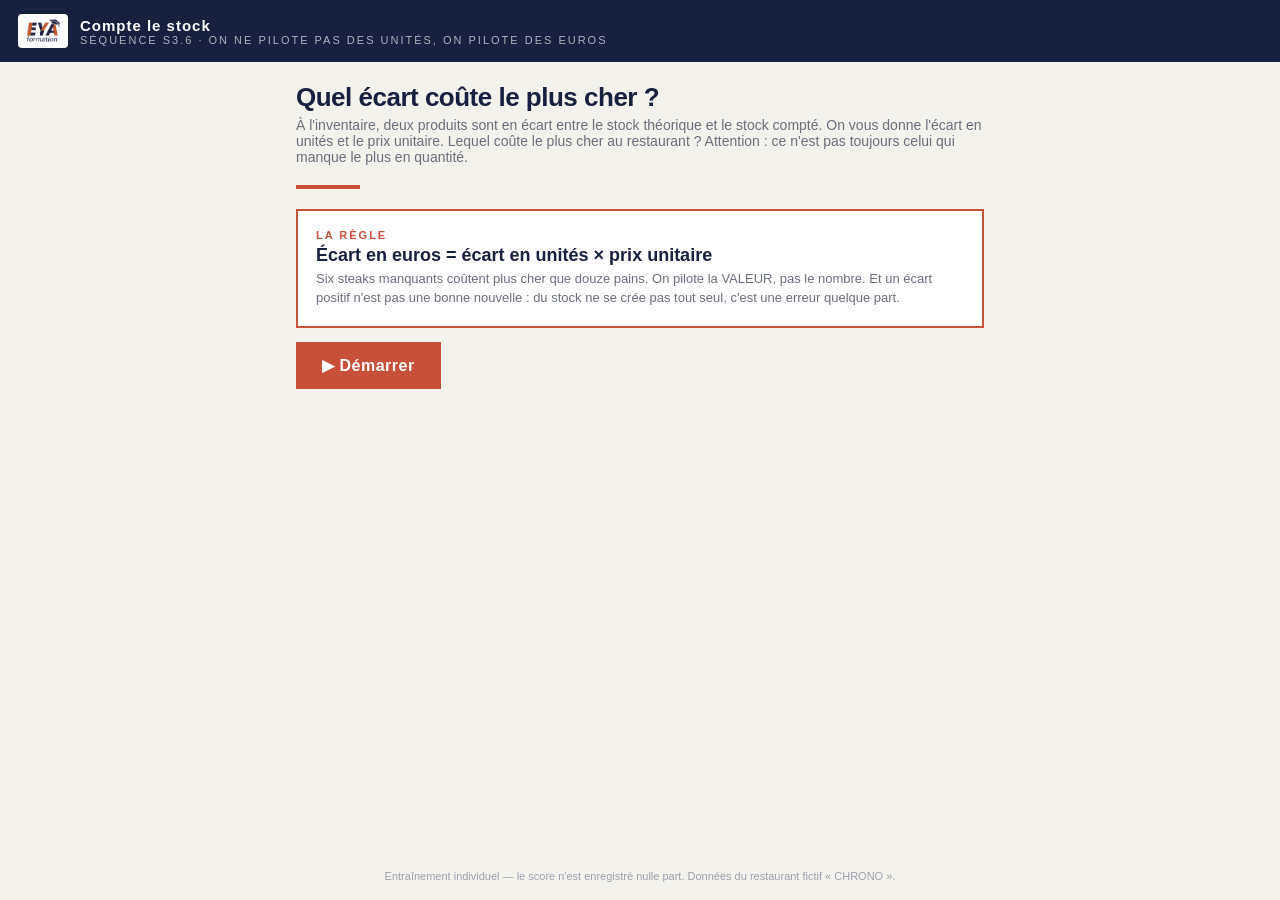
<file: jeux/inventaire.html>
<!doctype html>
<html lang="fr">
<head>
<meta charset="utf-8">
<meta name="viewport" content="width=device-width, initial-scale=1">
<meta name="robots" content="noindex">
<title>Compte le stock — EYA Formation</title>
<link rel="stylesheet" href="../assets/eya.css">
</head>
<body>
<header>
  <img src="../assets/logo_eya.png" alt="EYA Formation">
  <div><div class="t">Compte le stock</div><div class="s">Séquence S3.6 · on ne pilote pas des unités, on pilote des euros</div></div>
</header>
<main id="jeu">
  <h1>Quel écart coûte le plus cher ?</h1>
  <div class="sub">À l'inventaire, deux produits sont en écart entre le stock théorique et le stock
  compté. On vous donne l'écart en unités et le prix unitaire. Lequel coûte le plus cher au
  restaurant ? Attention : ce n'est pas toujours celui qui manque le plus en quantité.</div>
  <div class="rule"></div>
  <div class="card" style="border-color:var(--orange)">
    <div class="k">La règle</div>
    <div class="t">Écart en euros = écart en unités × prix unitaire</div>
    <div class="d">Six steaks manquants coûtent plus cher que douze pains. On pilote la VALEUR,
    pas le nombre. Et un écart positif n'est pas une bonne nouvelle : du stock ne se crée pas
    tout seul, c'est une erreur quelque part.</div>
  </div>
  <button class="btn" id="start">▶ Démarrer</button>
</main>
<footer>Entraînement individuel — le score n'est enregistré nulle part. Données du restaurant fictif « CHRONO ».</footer>
<script>
/* Produits et prix repris du MODELE_INVENTAIRE / EXERCICE_INVENTAIRE de CHRONO.
   Chaque manche : 2 produits avec un écart en unités ; la bonne réponse = valeur absolue
   (unités × prix) la plus élevée. Le piège : gros écart sur produit bon marché. */
const PRODUITS = [
  {nom: "Steaks hachés", ecart: -6, prix: 0.78},
  {nom: "Pains à burger", ecart: -12, prix: 0.22},
  {nom: "Boissons 33 cl", ecart: -12, prix: 0.28},
  {nom: "Frites (sachets 2,5 kg)", ecart: -1, prix: 4.10},
  {nom: "Salade (kg)", ecart: -0.6, prix: 4.00},
  {nom: "Sauce maison (kg)", ecart: -0.2, prix: 5.00},
  {nom: "Fromage en tranches", ecart: +8, prix: 0.13},
  {nom: "Tomates (kg)", ecart: -2, prix: 3.00},
];
function valeur(p) { return Math.abs(p.ecart * p.prix); }
function euros(x) { return x.toFixed(2).replace(".", ",") + " €"; }
function unites(p) {
  const n = Math.abs(p.ecart);
  const signe = p.ecart > 0 ? "+" : "−";
  return `${signe}${n.toString().replace(".", ",")}`;
}
const main = document.getElementById("jeu");
let deck, score, bonnes, total;

document.getElementById("start").addEventListener("click", demarrer);

function paires() {
  // toutes les paires, mélangées, en évitant les valeurs quasi égales (choix ambigu)
  const out = [];
  for (let i = 0; i < PRODUITS.length; i++)
    for (let j = i + 1; j < PRODUITS.length; j++)
      if (Math.abs(valeur(PRODUITS[i]) - valeur(PRODUITS[j])) > 0.3)
        out.push([PRODUITS[i], PRODUITS[j]]);
  return out.sort(() => Math.random() - 0.5).slice(0, 8);
}

function demarrer() {
  deck = paires();
  score = 0; bonnes = 0; total = 0;
  question();
}

function question() {
  if (!deck.length) { fin(); return; }
  const [a, b] = deck.pop();
  const paire = [a, b].sort(() => Math.random() - 0.5);
  total++;
  main.innerHTML = `
    <div class="qnum">Manche ${total} / ${8}</div>
    <div class="qtext">Lequel de ces deux écarts coûte le plus cher ?</div>
    <div id="cartes"></div>
    <div id="fb" style="margin-top:12px"></div>
  `;
  const box = document.getElementById("cartes");
  paire.forEach((p) => {
    const btn = document.createElement("button");
    btn.className = "opt";
    btn.innerHTML = `<b style="color:var(--navy)">${p.nom}</b><br>
      <span style="font-size:13px; color:#6b6f7c">écart : ${unites(p)} unité(s) · prix : ${euros(p.prix)}/u</span>`;
    btn.addEventListener("click", () => repondre(p, paire, btn));
    box.appendChild(btn);
  });
}

function repondre(choix, paire, btn) {
  const gagnant = valeur(paire[0]) > valeur(paire[1]) ? paire[0] : paire[1];
  const ok = choix === gagnant;
  if (ok) { score += 2; bonnes++; }
  document.querySelectorAll("#cartes .opt").forEach((b, i) => {
    if (paire[i] === gagnant) b.classList.add("good");
    else if (b === btn && !ok) b.classList.add("bad");
    else b.classList.add("dim");
    b.disabled = true;
  });
  document.getElementById("fb").innerHTML = `
    <div class="explain"><b>${ok ? "✔ +2 pts" : "✘"}</b>
    ${paire[0].nom} : ${unites(paire[0])} × ${euros(paire[0].prix)} = <b>${euros(valeur(paire[0]))}</b>.
    ${paire[1].nom} : ${unites(paire[1])} × ${euros(paire[1].prix)} = <b>${euros(valeur(paire[1]))}</b>.
    C'est <b>${gagnant.nom}</b> qui coûte le plus, même s'il n'est pas celui qui manque le plus en nombre.</div>
    <button class="btn" id="suiv">Manche suivante</button>`;
  document.getElementById("suiv").addEventListener("click", question);
}

function fin() {
  const pct = total ? Math.round((bonnes / total) * 100) : 0;
  let msg;
  if (pct >= 80) msg = "Vous raisonnez en euros. C'est exactement ce qu'un inventaire sert à voir.";
  else if (pct >= 60) msg = "Bonne base — le réflexe à ancrer : toujours multiplier par le prix avant de conclure.";
  else msg = "Rejouez : un petit écart sur un produit cher coûte plus qu'un gros écart sur un produit bon marché.";
  main.innerHTML = `
    <div class="qnum">Fin</div>
    <div class="score-big">${score}<span> pts</span></div>
    <div class="qtext">${bonnes}/${total} bons arbitrages (${pct} %)</div>
    <div class="explain">${msg}</div>
    <button class="btn" onclick="location.reload()">Rejouer</button>
    <a class="btn ghost" style="margin-left:10px" href="../index.html">Accueil</a>
  `;
}
</script>
</body>
</html>
</file>
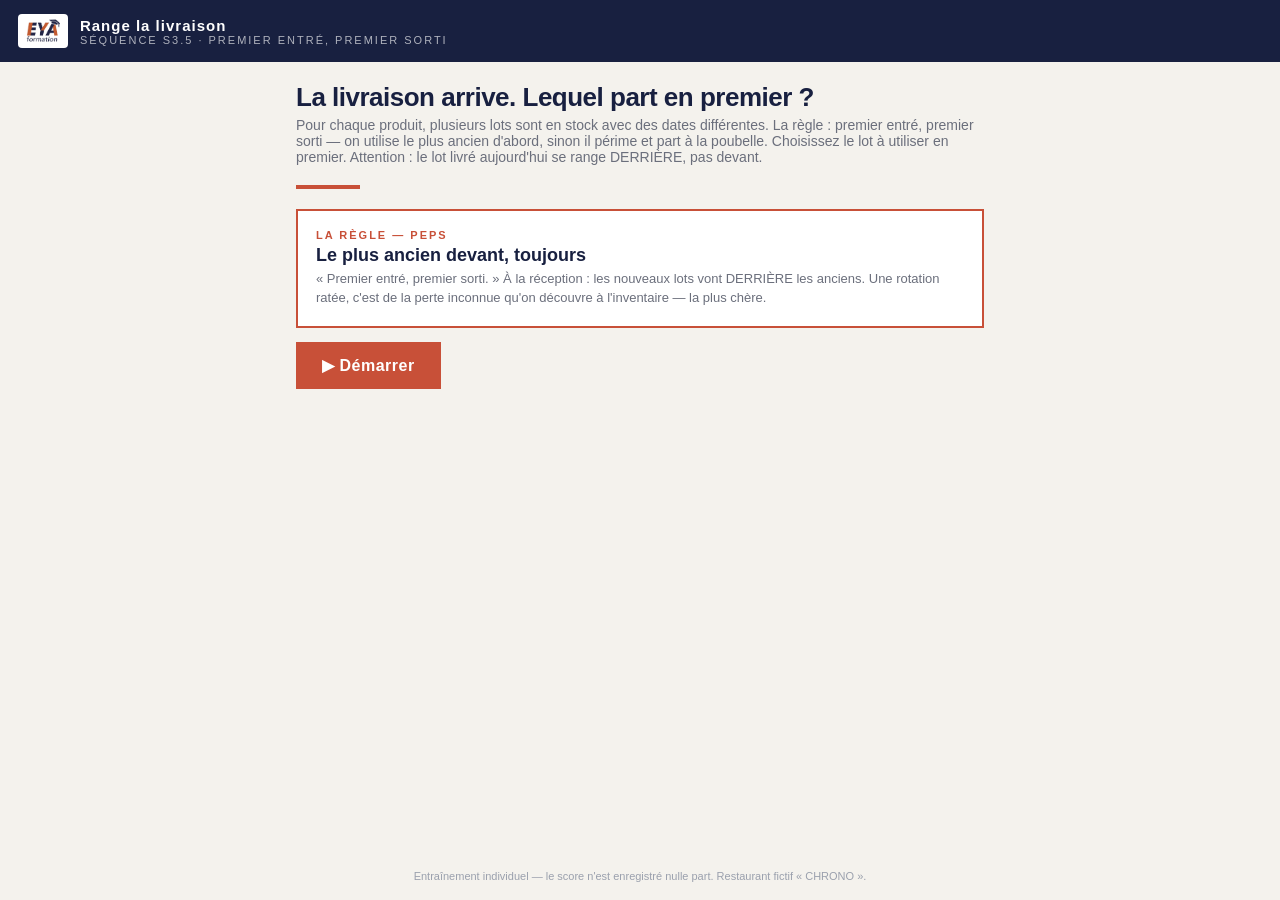
<file: jeux/reception.html>
<!doctype html>
<html lang="fr">
<head>
<meta charset="utf-8">
<meta name="viewport" content="width=device-width, initial-scale=1">
<meta name="robots" content="noindex">
<title>Range la livraison — EYA Formation</title>
<link rel="stylesheet" href="../assets/eya.css">
</head>
<body>
<header>
  <img src="../assets/logo_eya.png" alt="EYA Formation">
  <div><div class="t">Range la livraison</div><div class="s">Séquence S3.5 · premier entré, premier sorti</div></div>
</header>
<main id="jeu">
  <h1>La livraison arrive. Lequel part en premier ?</h1>
  <div class="sub">Pour chaque produit, plusieurs lots sont en stock avec des dates différentes.
  La règle : premier entré, premier sorti — on utilise le plus ancien d'abord, sinon il périme et
  part à la poubelle. Choisissez le lot à utiliser en premier. Attention : le lot livré aujourd'hui
  se range DERRIÈRE, pas devant.</div>
  <div class="rule"></div>
  <div class="card" style="border-color:var(--orange)">
    <div class="k">La règle — PEPS</div>
    <div class="t">Le plus ancien devant, toujours</div>
    <div class="d">« Premier entré, premier sorti. » À la réception : les nouveaux lots vont
    DERRIÈRE les anciens. Une rotation ratée, c'est de la perte inconnue qu'on découvre à
    l'inventaire — la plus chère.</div>
  </div>
  <button class="btn" id="start">▶ Démarrer</button>
</main>
<footer>Entraînement individuel — le score n'est enregistré nulle part. Restaurant fictif « CHRONO ».</footer>
<script>
/* Chaque manche : un produit, 3 lots avec des dates. Le bon choix = le plus ancien (DLC la plus
   proche). Le lot « livré aujourd'hui » est un piège : il se range derrière. Dates fictives. */
const MANCHES = [
  {produit: "Pains à burger", lots: [
    {label: "Lot A — reçu il y a 3 jours, à utiliser avant le 12", j: 12},
    {label: "Lot B — reçu aujourd'hui, à utiliser avant le 18", j: 18},
    {label: "Lot C — reçu hier, à utiliser avant le 15", j: 15}]},
  {produit: "Steaks hachés surgelés", lots: [
    {label: "Lot A — livraison du jour, DLC dans 4 mois", j: 120},
    {label: "Lot B — au congélateur depuis 2 mois, DLC dans 2 mois", j: 60},
    {label: "Lot C — arrivé la semaine dernière, DLC dans 3 mois", j: 90}]},
  {produit: "Salade en sachet", lots: [
    {label: "Lot A — à consommer avant demain", j: 1},
    {label: "Lot B — à consommer avant le 20", j: 20},
    {label: "Lot C — livré ce matin, à consommer avant le 25", j: 25}]},
  {produit: "Boissons 33 cl", lots: [
    {label: "Lot A — reçu aujourd'hui, DLC dans 8 mois", j: 240},
    {label: "Lot B — en réserve, DLC dans 5 mois", j: 150},
    {label: "Lot C — en réserve, DLC dans 6 mois", j: 180}]},
  {produit: "Sauce maison (frais)", lots: [
    {label: "Lot A — préparé aujourd'hui", j: 5},
    {label: "Lot B — préparé avant-hier, à finir sous 24 h", j: 1},
    {label: "Lot C — préparé hier", j: 3}]},
  {produit: "Fromage en tranches", lots: [
    {label: "Lot A — DLC le 22", j: 22},
    {label: "Lot B — livré ce matin, DLC le 30", j: 30},
    {label: "Lot C — DLC le 14", j: 14}]},
];
const main = document.getElementById("jeu");
let deck, score, bonnes, total, manche;

document.getElementById("start").addEventListener("click", demarrer);

function demarrer() {
  deck = [...MANCHES].sort(() => Math.random() - 0.5);
  score = 0; bonnes = 0; total = 0;
  manche = null;
  question();
}

function question() {
  if (!deck.length) { fin(); return; }
  manche = deck.pop();
  total++;
  const lots = [...manche.lots].sort(() => Math.random() - 0.5);
  main.innerHTML = `
    <div class="qnum">Produit ${total} / ${MANCHES.length}</div>
    <div class="qtext">${manche.produit}<br><span style="font-size:14px; font-weight:400; color:#6b6f7c">Lequel utilisez-vous en premier ?</span></div>
    <div id="lots"></div>
    <div id="fb" style="margin-top:12px"></div>
  `;
  const box = document.getElementById("lots");
  lots.forEach((l) => {
    const b = document.createElement("button");
    b.className = "opt";
    b.textContent = l.label;
    b.addEventListener("click", () => repondre(l, b, lots));
    box.appendChild(b);
  });
}

function repondre(choix, btn, lots) {
  const min = Math.min(...lots.map((l) => l.j));
  const ok = choix.j === min;
  if (ok) { score += 2; bonnes++; }
  document.querySelectorAll("#lots .opt").forEach((b, i) => {
    if (lots[i].j === min) b.classList.add("good");
    else if (b === btn && !ok) b.classList.add("bad");
    else b.classList.add("dim");
    b.disabled = true;
  });
  const bon = lots.find((l) => l.j === min);
  document.getElementById("fb").innerHTML = `
    <div class="explain"><b>${ok ? "✔ +2 pts" : "✘ Le plus ancien d'abord."}</b>
    On utilise « ${bon.label.split(" —")[0]} » en premier : c'est la date la plus proche.
    ${ok ? "" : "Le piège : le lot livré aujourd'hui se range DERRIÈRE, pas devant."}</div>
    <button class="btn" id="suiv">Produit suivant</button>`;
  document.getElementById("suiv").addEventListener("click", question);
}

function fin() {
  const pct = total ? Math.round((bonnes / total) * 100) : 0;
  let msg;
  if (pct >= 80) msg = "Rotation maîtrisée. Le plus ancien devant, les nouveaux derrière.";
  else if (pct >= 60) msg = "Bonne base — méfiez-vous du lot du jour : il ne part jamais en premier.";
  else msg = "Rejouez : à la réception, on lit la date et on range le neuf DERRIÈRE l'ancien.";
  main.innerHTML = `
    <div class="qnum">Fin</div>
    <div class="score-big">${score}<span> pts</span></div>
    <div class="qtext">${bonnes}/${total} rotations correctes (${pct} %)</div>
    <div class="explain">${msg}</div>
    <button class="btn" onclick="location.reload()">Rejouer</button>
    <a class="btn ghost" style="margin-left:10px" href="../index.html">Accueil</a>
  `;
}
</script>
</body>
</html>
</file>
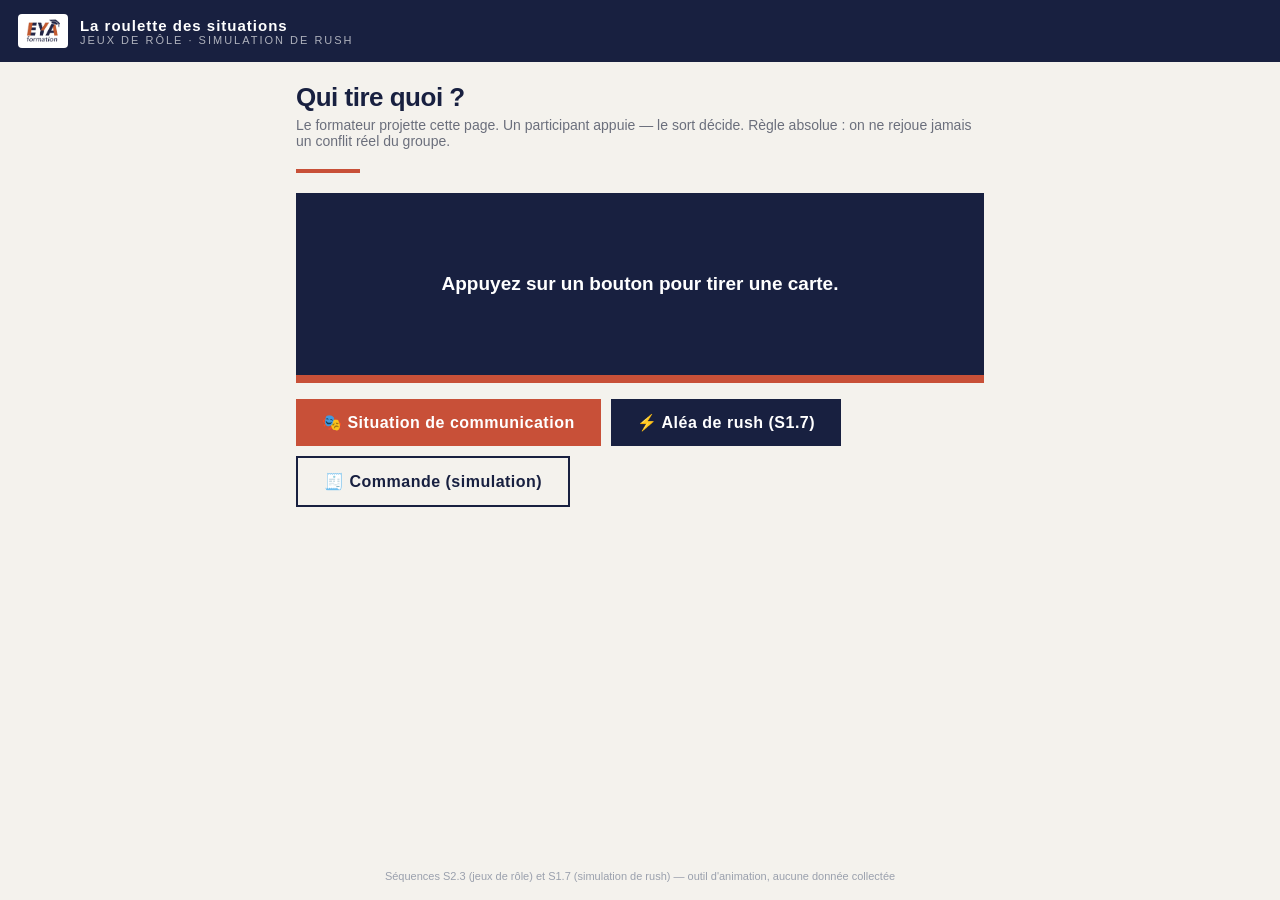
<file: jeux/roulette.html>
<!doctype html>
<html lang="fr">
<head>
<meta charset="utf-8">
<meta name="viewport" content="width=device-width, initial-scale=1">
<meta name="robots" content="noindex">
<title>Roulette des situations — EYA Formation</title>
<link rel="stylesheet" href="../assets/eya.css">
</head>
<body>
<header>
  <img src="../assets/logo_eya.png" alt="EYA Formation">
  <div><div class="t">La roulette des situations</div><div class="s">Jeux de rôle · simulation de rush</div></div>
</header>
<main>
  <h1>Qui tire quoi ?</h1>
  <div class="sub">Le formateur projette cette page. Un participant appuie — le sort décide.
  Règle absolue : on ne rejoue jamais un conflit réel du groupe.</div>
  <div class="rule"></div>

  <div id="carte" class="wheel-card">Appuyez sur un bouton pour tirer une carte.</div>
  <div style="display:flex; gap:10px; flex-wrap:wrap; margin-top:16px;">
    <button class="btn" id="btn-com">🎭 Situation de communication</button>
    <button class="btn secondary" id="btn-alea">⚡ Aléa de rush (S1.7)</button>
    <button class="btn ghost" id="btn-cmd">🧾 Commande (simulation)</button>
  </div>
  <div class="sub" style="margin-top:14px" id="compteur"></div>
</main>
<footer>Séquences S2.3 (jeux de rôle) et S1.7 (simulation de rush) — outil d'animation, aucune donnée collectée</footer>
<script>
/* Cartes : mêmes contenus que CARTES_SITUATIONS_COMMUNICATION.docx (20 cartes graduées)
   et que le scénario de la simulation CHRONO (aléas + commandes). */
const SITUATIONS = [
  ["vert", "Un collègue te demande où sont les sacs de livraison, pendant que tu montes trois burgers."],
  ["vert", "Le comptoir t'annonce une commande sans oignons alors que tu l'as déjà montée."],
  ["vert", "Un équipier nouveau te demande comment on lance une cuisson de frites, en plein coup de feu."],
  ["vert", "Ton responsable te demande le nombre de commandes en attente, tu es au four."],
  ["vert", "Un livreur attend et te demande si sa commande est prête. Elle ne l'est pas."],
  ["orange", "Deux personnes te parlent en même temps : le comptoir réclame un burger, la livraison réclame deux menus."],
  ["orange", "Le four vient de tomber en panne. Tu dois prévenir le comptoir sans affoler la file."],
  ["orange", "Tu constates une rupture de steaks en plein service. Tu dois le dire à ton responsable qui est avec un client."],
  ["orange", "Un collègue te donne une consigne que tu sais fausse. Il y a du monde qui écoute."],
  ["orange", "Tu es en retard sur trois commandes et le comptoir te met la pression toutes les trente secondes."],
  ["orange", "Tu dois demander à un collègue de changer de poste alors qu'il vient de s'installer."],
  ["orange", "La musique et la hotte couvrent ta voix : tu dois faire passer une info importante."],
  ["rouge", "Un collègue te répond sèchement devant un client. Tu dois continuer le service."],
  ["rouge", "Tu dois annoncer à la file d'attente que le temps est monté à vingt minutes."],
  ["rouge", "Ton responsable te reproche une erreur qui n'est pas la tienne, en plein rush."],
  ["rouge", "Un équipier fait la même erreur pour la troisième fois aujourd'hui. Tu dois lui en parler."],
  ["rouge", "Tu vois un collègue ne pas respecter une consigne de sécurité. Il est plus ancien que toi."],
  ["rouge", "Deux collègues se disputent devant toi pendant le service."],
  ["rouge", "Tu dois refuser une demande d'un collègue parce que c'est impossible maintenant."],
  ["rouge", "Tu es débordé et tu dois demander de l'aide alors que tout le monde est déjà débordé."],
];
const ALEAS = [
  "⚡ RUPTURE PRODUIT — plus de steaks ! Annonce et adaptation immédiates.",
  "⚡ COMMANDE ERRONÉE — le client au comptoir revient : il manque un menu.",
  "⚡ AFFLUX LIVRAISON — trois commandes livraison tombent en même temps.",
  "⚡ ÉQUIPIER ABSENT — le poste assemblage se retrouve seul pendant 2 minutes.",
  "⚡ CLIENT PRESSÉ — un client annonce qu'il a un train dans 10 minutes.",
  "⚡ PANNE DE CAISSE — encaissement bloqué 90 secondes, la file s'allonge.",
];
const COMMANDES = [
  "2 menus Classique + 1 wrap, SUR PLACE",
  "1 burger SANS OIGNONS (allergie) + frites, À EMPORTER",
  "3 menus complets, LIVRAISON — le livreur attend déjà",
  "1 wrap + 2 boissons, SUR PLACE — client pressé",
  "4 burgers dont 2 sans fromage, À EMPORTER",
  "1 menu enfant + 1 menu Classique, SUR PLACE",
  "2 wraps + 1 grande frite, LIVRAISON",
  "5 menus pour un groupe, SUR PLACE — ça discute beaucoup",
];
const carte = document.getElementById("carte");
const compteur = document.getElementById("compteur");
let tirages = 0;
const piles = { com: [...SITUATIONS], alea: [...ALEAS], cmd: [...COMMANDES] };

function tire(type) {
  let pile = piles[type];
  if (!pile.length) {
    pile = piles[type] = type === "com" ? [...SITUATIONS] : type === "alea" ? [...ALEAS] : [...COMMANDES];
  }
  const idx = Math.floor(Math.random() * pile.length);
  const item = pile.splice(idx, 1)[0];
  tirages++;
  let inner = "";
  if (type === "com") {
    const [niveau, texte] = item;
    const label = { vert: "NIVEAU VERT — simple", orange: "NIVEAU ORANGE — tendu", rouge: "NIVEAU ROUGE — difficile" }[niveau];
    inner = `<div><span class="badge ${niveau}">${label}</span><div>${texte}</div></div>`;
  } else {
    inner = `<div><span class="badge alea">${type === "alea" ? "ALÉA INJECTÉ" : "NOUVELLE COMMANDE"}</span><div>${item}</div></div>`;
  }
  // petit effet de "battage" avant révélation
  let n = 0;
  const shuffle = setInterval(() => {
    carte.textContent = "· · ·".repeat((n % 3) + 1);
    if (++n > 5) { clearInterval(shuffle); carte.innerHTML = inner; }
  }, 90);
  compteur.textContent = `${tirages} tirage${tirages > 1 ? "s" : ""} — les cartes déjà tirées ne reviennent pas tant que la pile n'est pas épuisée.`;
}
document.getElementById("btn-com").addEventListener("click", () => tire("com"));
document.getElementById("btn-alea").addEventListener("click", () => tire("alea"));
document.getElementById("btn-cmd").addEventListener("click", () => tire("cmd"));
</script>
</body>
</html>
</file>
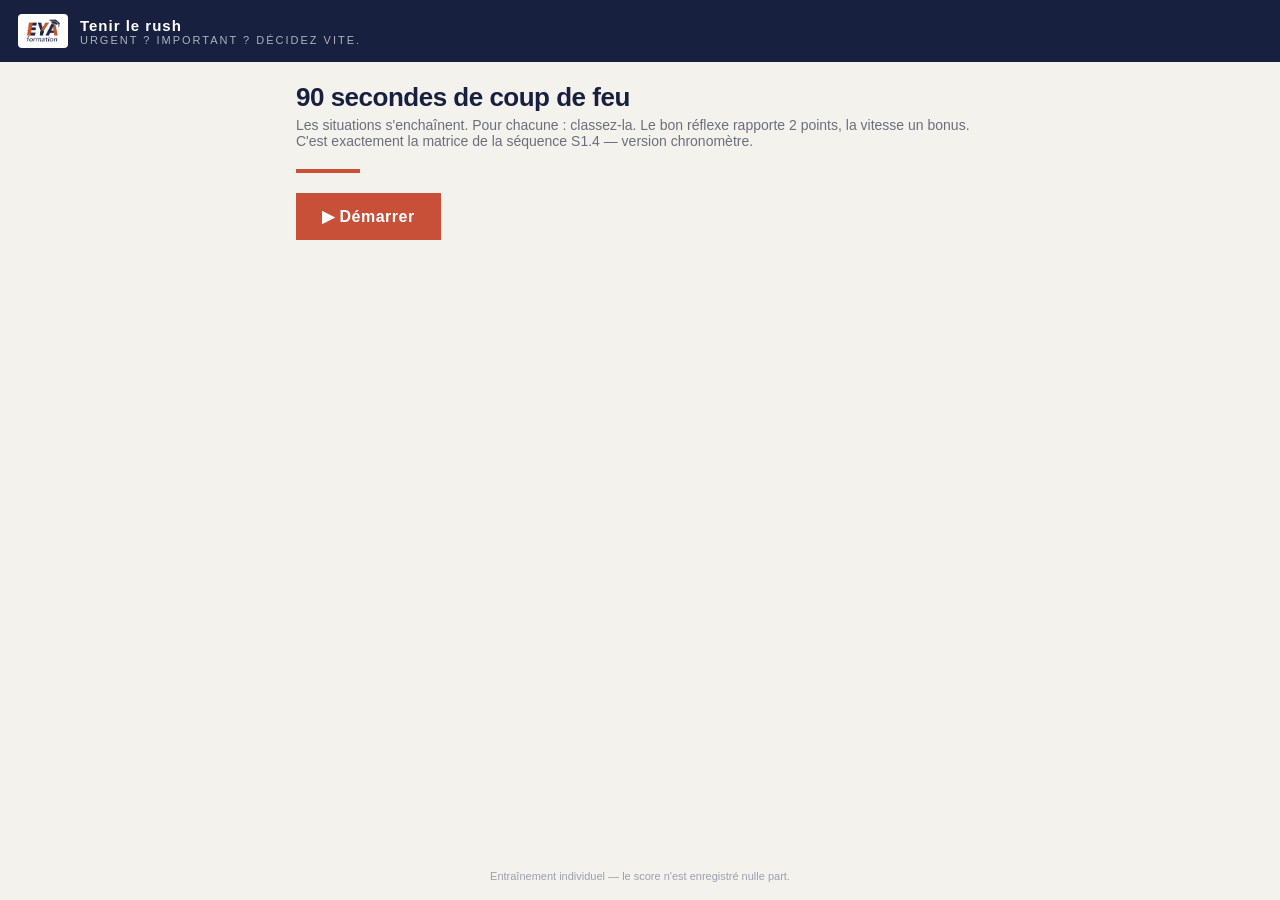
<file: jeux/rush.html>
<!doctype html>
<html lang="fr">
<head>
<meta charset="utf-8">
<meta name="viewport" content="width=device-width, initial-scale=1">
<meta name="robots" content="noindex">
<title>Tenir le rush — EYA Formation</title>
<link rel="stylesheet" href="../assets/eya.css">
</head>
<body>
<header>
  <img src="../assets/logo_eya.png" alt="EYA Formation">
  <div><div class="t">Tenir le rush</div><div class="s">Urgent ? Important ? Décidez vite.</div></div>
</header>
<main id="jeu">
  <h1>90 secondes de coup de feu</h1>
  <div class="sub">Les situations s'enchaînent. Pour chacune : classez-la. Le bon réflexe
  rapporte 2 points, la vitesse un bonus. C'est exactement la matrice de la séquence S1.4 —
  version chronomètre.</div>
  <div class="rule"></div>
  <button class="btn" id="start">▶ Démarrer</button>
</main>
<footer>Entraînement individuel — le score n'est enregistré nulle part.</footer>
<script>
/* Situations issues des cas réels de la formation (S1.4, S1.7, exercices CHRONO).
   Réponses : B = je fais maintenant, A = je planifie, D = je délègue/vite, C = je reporte. */
const SITUATIONS = [
  ["Un client attend au comptoir, sa commande est prête", "B", "Le client d'abord — remise immédiate."],
  ["Le sol est mouillé devant la friteuse", "B", "Sécurité : ça passe devant tout, tout de suite."],
  ["Commander les emballages pour la semaine prochaine", "A", "Important mais pas urgent : je planifie."],
  ["Le téléphone sonne pendant que tu montes une commande", "D", "Urgent mais pas important : je délègue ou je fais vite."],
  ["Trier la réserve qui est en désordre", "C", "Ni urgent ni important en plein rush : je reporte."],
  ["Une commande erronée revient du comptoir", "B", "Erreur client = urgent ET important."],
  ["Le livreur attend une commande presque prête", "D", "Vite fait ou délégué — sans casser ta priorité."],
  ["Préparer la mise en place de demain", "A", "Important, pas urgent : planifié en fin de service."],
  ["Nettoyer la vitre de la porte d'entrée", "C", "Reporté — jamais bâclé, reporté."],
  ["Plus de steaks au frais pour tenir le service", "B", "Rupture imminente : décision immédiate."],
  ["Un collègue demande de l'aide, son poste déborde", "B", "L'équipe qui décroche = le service qui décroche."],
  ["Répondre à un avis client sur internet", "A", "Important pour l'image, mais pas pendant le rush."],
  ["La poubelle du poste est pleine", "D", "Rapide ou délégué : ça ne doit pas bloquer le poste."],
  ["Un fournisseur appelle pour proposer un nouveau produit", "C", "Ni urgent ni important maintenant : je reporte."],
  ["L'écran de commandes affiche 12 tickets en attente", "B", "Priorisation immédiate : c'est le cœur du rush."],
  ["Changer l'affiche promotionnelle de la vitrine", "C", "Après le service."],
  ["Le four affiche une alarme de température", "B", "Matériel + sécurité alimentaire : maintenant."],
  ["Ranger la livraison de boissons qui vient d'arriver", "D", "Déléguée ou différée en fin de pointe si possible."],
];
const LABELS = {
  B: ["🔥 JE FAIS MAINTENANT", "urgent ET important"],
  D: ["🤝 JE DÉLÈGUE / VITE", "urgent, pas important"],
  A: ["🗓️ JE PLANIFIE", "important, pas urgent"],
  C: ["⏸️ JE REPORTE", "ni urgent, ni important"],
};
const DUREE = 90;
const PAR_QUESTION = 10;
const main = document.getElementById("jeu");
let deck, score, bonnes, total, tGlobal, tQuestion, timerG, timerQ, enCours;

document.getElementById("start").addEventListener("click", demarrer);

function demarrer() {
  deck = [...SITUATIONS].sort(() => Math.random() - 0.5);
  score = 0; bonnes = 0; total = 0; tGlobal = DUREE;
  timerG = setInterval(() => {
    tGlobal--;
    const bar = document.getElementById("gbar");
    if (bar) bar.style.width = (tGlobal / DUREE * 100) + "%";
    const lbl = document.getElementById("glbl");
    if (lbl) lbl.textContent = tGlobal + " s";
    if (tGlobal <= 0) fin();
  }, 1000);
  question();
}

function question() {
  if (!deck.length) { fin(); return; }
  enCours = deck.pop();
  total++;
  tQuestion = PAR_QUESTION;
  clearInterval(timerQ);
  main.innerHTML = `
    <div style="display:flex; justify-content:space-between; align-items:center;">
      <div class="qnum">Situation ${total}</div>
      <div class="qnum" id="glbl">${tGlobal} s</div>
    </div>
    <div class="rush-timer"><i id="gbar" style="width:${tGlobal / DUREE * 100}%"></i></div>
    <div class="rush-situation">${enCours[0]}</div>
    <div class="rush-timer"><i id="qbar" style="width:100%; background:#182040;"></i></div>
    <div class="quad">
      <button data-r="B">🔥 JE FAIS MAINTENANT<small>urgent ET important</small></button>
      <button data-r="D">🤝 JE DÉLÈGUE / VITE<small>urgent, pas important</small></button>
      <button data-r="A">🗓️ JE PLANIFIE<small>important, pas urgent</small></button>
      <button data-r="C">⏸️ JE REPORTE<small>ni urgent, ni important</small></button>
    </div>
    <div id="fb" style="margin-top:12px"></div>
  `;
  document.querySelectorAll(".quad button").forEach((b) =>
    b.addEventListener("click", () => repondre(b.dataset.r, b)));
  timerQ = setInterval(() => {
    tQuestion--;
    const q = document.getElementById("qbar");
    if (q) q.style.width = (tQuestion / PAR_QUESTION * 100) + "%";
    if (tQuestion <= 0) { clearInterval(timerQ); troplent(); }
  }, 1000);
}

function repondre(r, btn) {
  clearInterval(timerQ);
  const [attendu, , explication] = [enCours[1], null, enCours[2]];
  const ok = r === attendu;
  if (ok) { score += 2 + (tQuestion >= 7 ? 1 : 0); bonnes++; }
  document.querySelectorAll(".quad button").forEach((b) => {
    if (b.dataset.r === attendu) b.classList.add("pick-good");
    else if (b === btn && !ok) b.classList.add("pick-bad");
    b.disabled = true;
  });
  document.getElementById("fb").innerHTML = `
    <div class="explain"><b>${ok ? "✔ +" + (2 + (tQuestion >= 7 ? 1 : 0)) + " pts" + (tQuestion >= 7 ? " (bonus vitesse)" : "") : "✘ C'était : " + LABELS[attendu][0]}</b>
    ${explication}</div>`;
  setTimeout(question, 1600);
}

function troplent() {
  document.querySelectorAll(".quad button").forEach((b) => {
    if (b.dataset.r === enCours[1]) b.classList.add("pick-good");
    b.disabled = true;
  });
  document.getElementById("fb").innerHTML = `
    <div class="explain"><b>⏱ Trop tard — en rush, ne pas décider, c'est décider.</b> ${enCours[2]}</div>`;
  setTimeout(question, 1600);
}

function fin() {
  clearInterval(timerG); clearInterval(timerQ);
  const pct = total ? Math.round((bonnes / total) * 100) : 0;
  let msg;
  if (pct >= 80) msg = "Réflexes de responsable de service. La matrice est ancrée.";
  else if (pct >= 60) msg = "Bonne base — revoyez les cas « je reporte » vs « je délègue », c'est là que ça se joue.";
  else msg = "Rejouez une partie après avoir revu la matrice (slide S1.4) : deux questions, urgent ? important ?";
  main.innerHTML = `
    <div class="qnum">Fin de la partie</div>
    <div class="score-big">${score}<span> pts</span></div>
    <div class="qtext">${bonnes}/${total} bons réflexes (${pct} %)</div>
    <div class="explain">${msg}</div>
    <button class="btn" onclick="location.reload()">Rejouer</button>
    <a class="btn ghost" style="margin-left:10px" href="../index.html">Accueil</a>
  `;
}
</script>
</body>
</html>
</file>
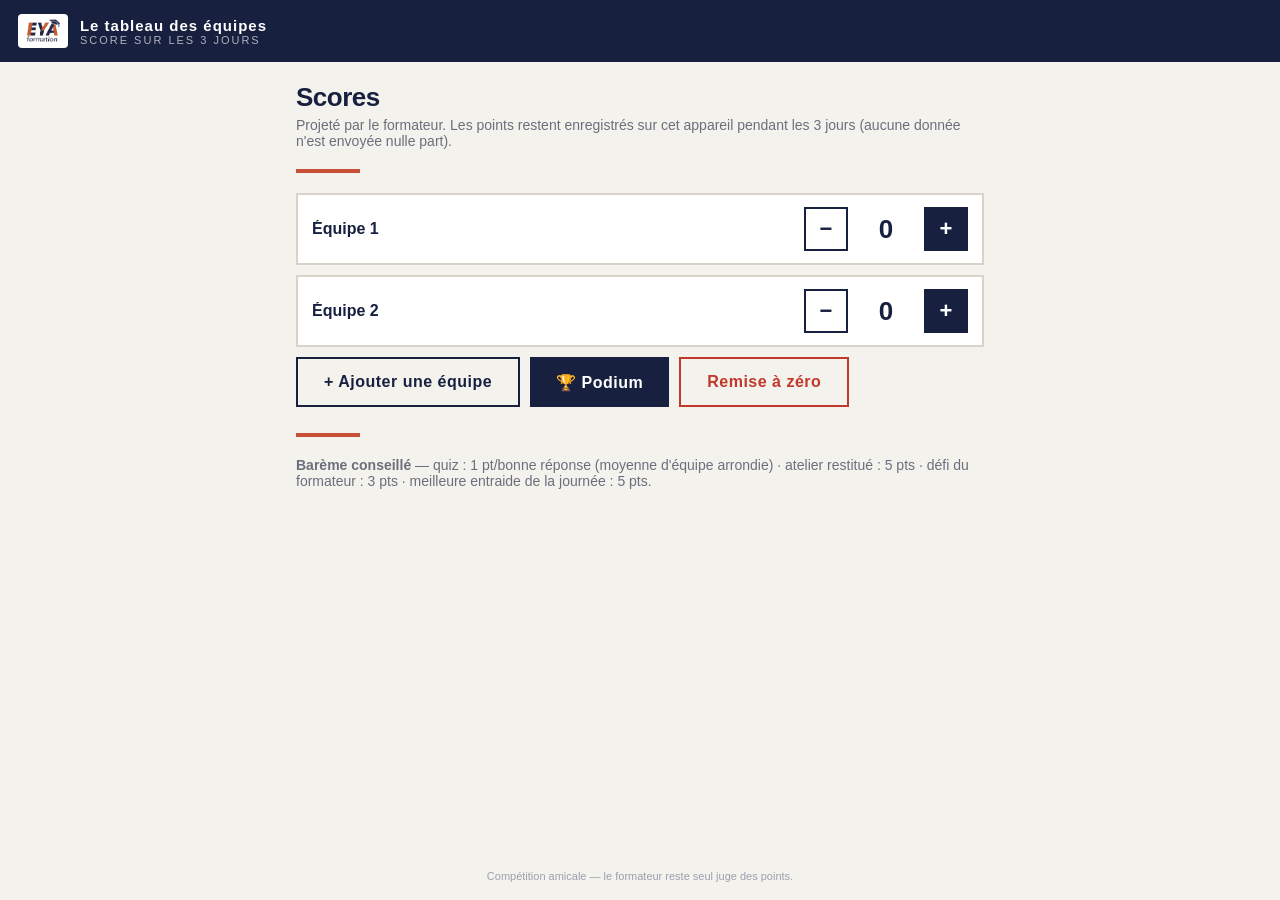
<file: jeux/scores.html>
<!doctype html>
<html lang="fr">
<head>
<meta charset="utf-8">
<meta name="viewport" content="width=device-width, initial-scale=1">
<meta name="robots" content="noindex">
<title>Tableau des équipes — EYA Formation</title>
<link rel="stylesheet" href="../assets/eya.css">
</head>
<body>
<header>
  <img src="../assets/logo_eya.png" alt="EYA Formation">
  <div><div class="t">Le tableau des équipes</div><div class="s">Score sur les 3 jours</div></div>
</header>
<main>
  <h1 id="mode-titre">Scores</h1>
  <div class="sub">Projeté par le formateur. Les points restent enregistrés sur cet appareil
  pendant les 3 jours (aucune donnée n'est envoyée nulle part).</div>
  <div class="rule"></div>

  <div id="equipes"></div>
  <div style="display:flex; gap:10px; flex-wrap:wrap; margin-top:8px;">
    <button class="btn ghost" id="ajouter">+ Ajouter une équipe</button>
    <button class="btn secondary" id="podium">🏆 Podium</button>
    <button class="btn ghost" id="reset" style="border-color:#C0392B; color:#C0392B;">Remise à zéro</button>
  </div>

  <div class="rule" style="margin-top:26px"></div>
  <div class="sub"><b>Barème conseillé</b> — quiz : 1 pt/bonne réponse (moyenne d'équipe arrondie) ·
  atelier restitué : 5 pts · défi du formateur : 3 pts · meilleure entraide de la journée : 5 pts.</div>
</main>
<footer>Compétition amicale — le formateur reste seul juge des points.</footer>
<script>
const KEY = "eya_scores_v1";
let teams = JSON.parse(localStorage.getItem(KEY) || "null") || [
  { name: "Équipe 1", pts: 0 },
  { name: "Équipe 2", pts: 0 },
];
const wrap = document.getElementById("equipes");
const esc = (t) => String(t).replace(/[&<>"']/g, (c) => ({ "&": "&amp;", "<": "&lt;", ">": "&gt;", '"': "&quot;", "'": "&#39;" }[c]));

function save() { localStorage.setItem(KEY, JSON.stringify(teams)); }

function render() {
  wrap.innerHTML = "";
  teams.forEach((t, i) => {
    const row = document.createElement("div");
    row.className = "team-row";
    row.innerHTML = `
      <input class="name" value="${esc(t.name)}" aria-label="Nom de l'équipe">
      <button class="minus" aria-label="Retirer un point">−</button>
      <div class="pts">${t.pts}</div>
      <button class="plus" aria-label="Ajouter un point">+</button>
    `;
    row.querySelector(".name").addEventListener("change", (e) => { teams[i].name = e.target.value; save(); });
    row.querySelector(".plus").addEventListener("click", () => { teams[i].pts++; save(); render(); });
    row.querySelector(".minus").addEventListener("click", () => { teams[i].pts = Math.max(0, teams[i].pts - 1); save(); render(); });
    wrap.appendChild(row);
  });
}

document.getElementById("ajouter").addEventListener("click", () => {
  teams.push({ name: `Équipe ${teams.length + 1}`, pts: 0 }); save(); render();
});
document.getElementById("reset").addEventListener("click", () => {
  if (confirm("Remettre tous les scores à zéro ?")) { teams.forEach((t) => (t.pts = 0)); save(); render(); }
});
document.getElementById("podium").addEventListener("click", () => {
  const sorted = [...teams].sort((a, b) => b.pts - a.pts);
  const medals = ["🥇", "🥈", "🥉"];
  wrap.innerHTML = sorted.map((t, i) => `
    <div class="team-row" style="${i === 0 ? "border-color:#C85038; border-width:3px;" : ""}">
      <div style="font-size:30px; width:48px; text-align:center;">${medals[i] || (i + 1) + "."}</div>
      <div class="name" style="pointer-events:none">${esc(t.name)}</div>
      <div class="pts">${t.pts}</div>
    </div>`).join("");
  const btn = document.createElement("button");
  btn.className = "btn"; btn.textContent = "Retour aux scores";
  btn.addEventListener("click", render);
  wrap.appendChild(btn);
});
render();
</script>
</body>
</html>
</file>
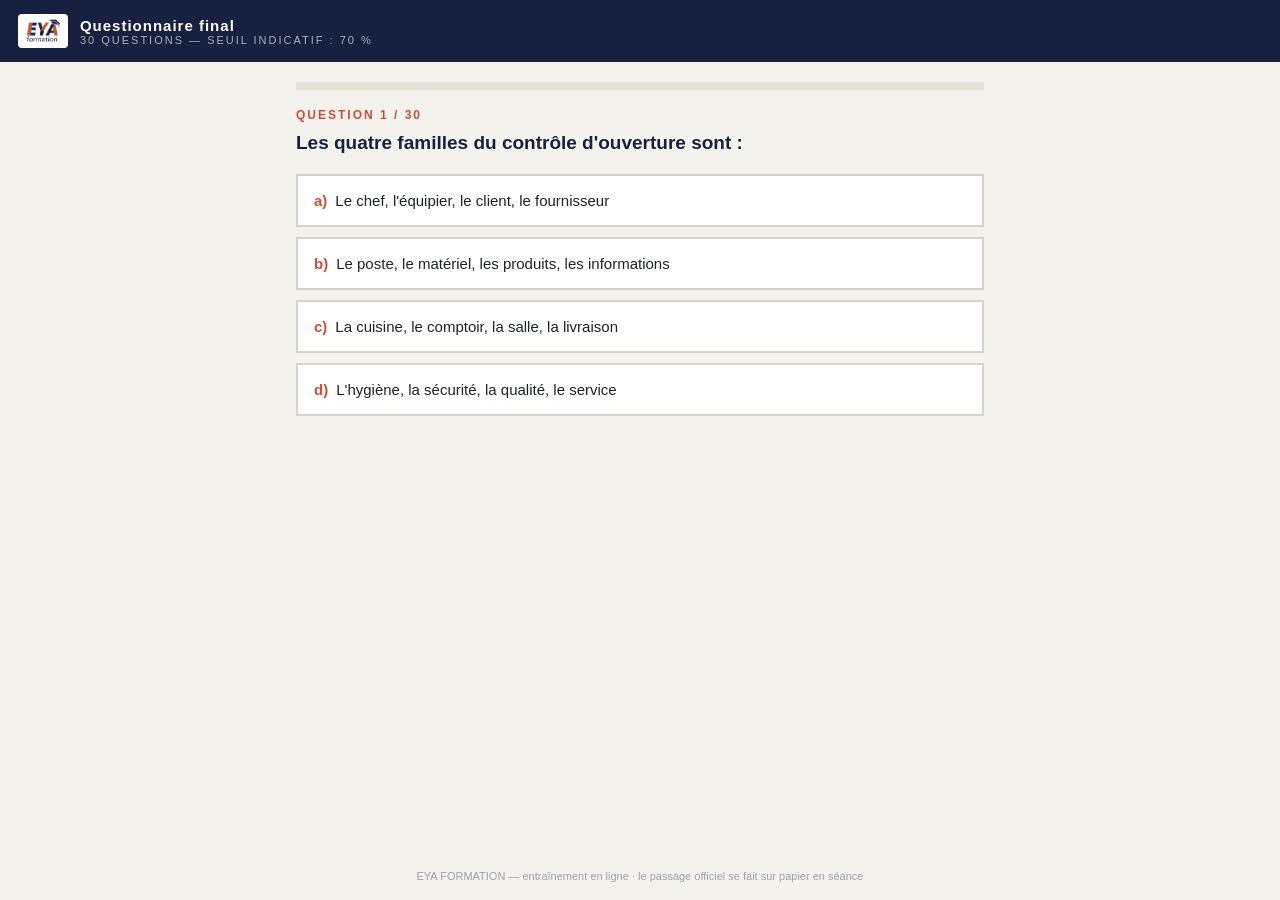
<file: quiz/final.html>
<!doctype html>
<html lang="fr">
<head>
<meta charset="utf-8">
<meta name="viewport" content="width=device-width, initial-scale=1">
<meta name="robots" content="noindex">
<title>Quiz — EYA Formation</title>
<link rel="stylesheet" href="../assets/eya.css">
</head>
<body data-quiz="final">
<header>
  <img src="../assets/logo_eya.png" alt="EYA Formation">
  <div><div class="t" id="titre">Quiz</div><div class="s" id="sous"></div></div>
</header>
<main id="quiz">Chargement…</main>
<footer>EYA FORMATION — entraînement en ligne · le passage officiel se fait sur papier en séance</footer>
<script src="../assets/quiz.js"></script>
</body>
</html>
</file>
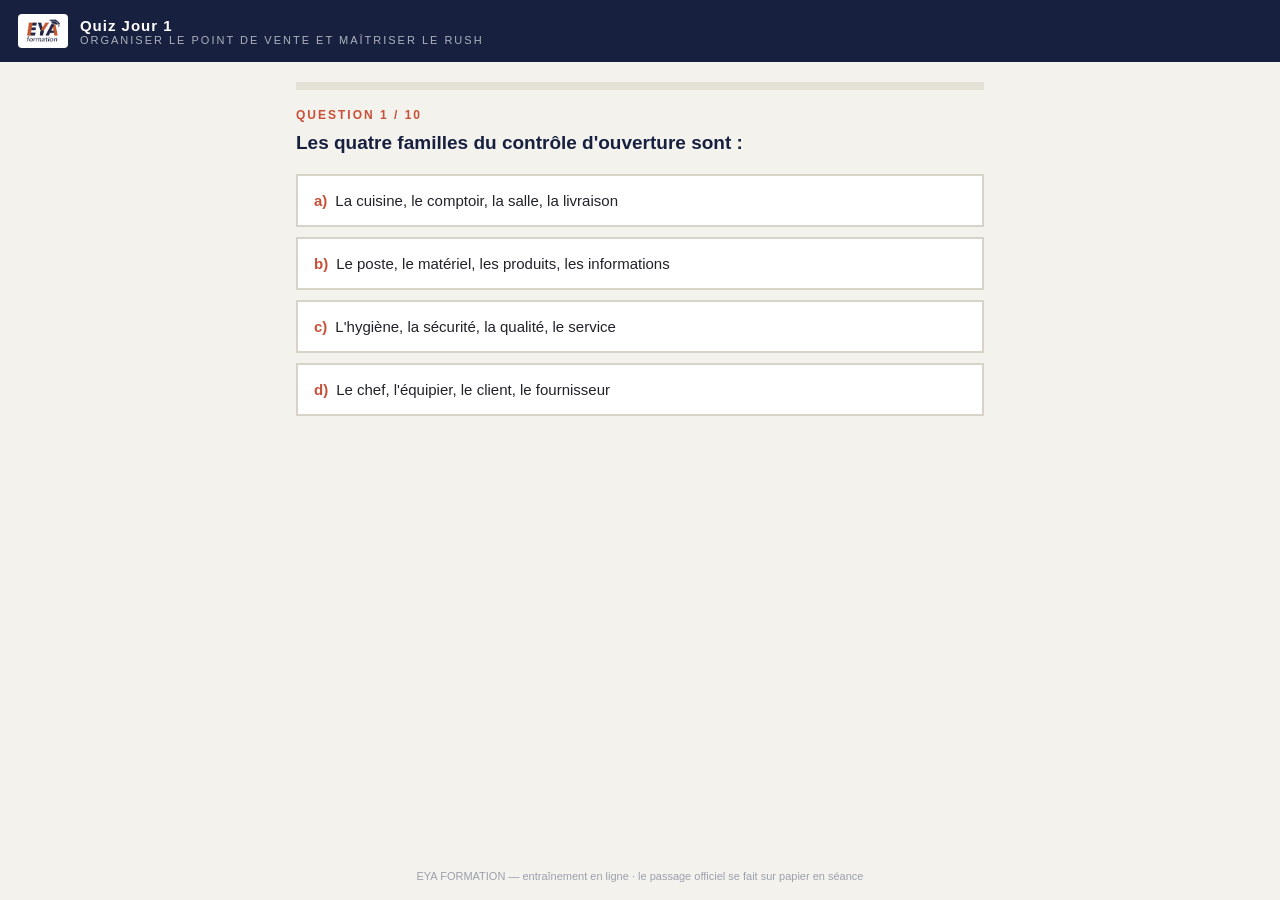
<file: quiz/j1.html>
<!doctype html>
<html lang="fr">
<head>
<meta charset="utf-8">
<meta name="viewport" content="width=device-width, initial-scale=1">
<meta name="robots" content="noindex">
<title>Quiz — EYA Formation</title>
<link rel="stylesheet" href="../assets/eya.css">
</head>
<body data-quiz="j1">
<header>
  <img src="../assets/logo_eya.png" alt="EYA Formation">
  <div><div class="t" id="titre">Quiz</div><div class="s" id="sous"></div></div>
</header>
<main id="quiz">Chargement…</main>
<footer>EYA FORMATION — entraînement en ligne · le passage officiel se fait sur papier en séance</footer>
<script src="../assets/quiz.js"></script>
</body>
</html>
</file>
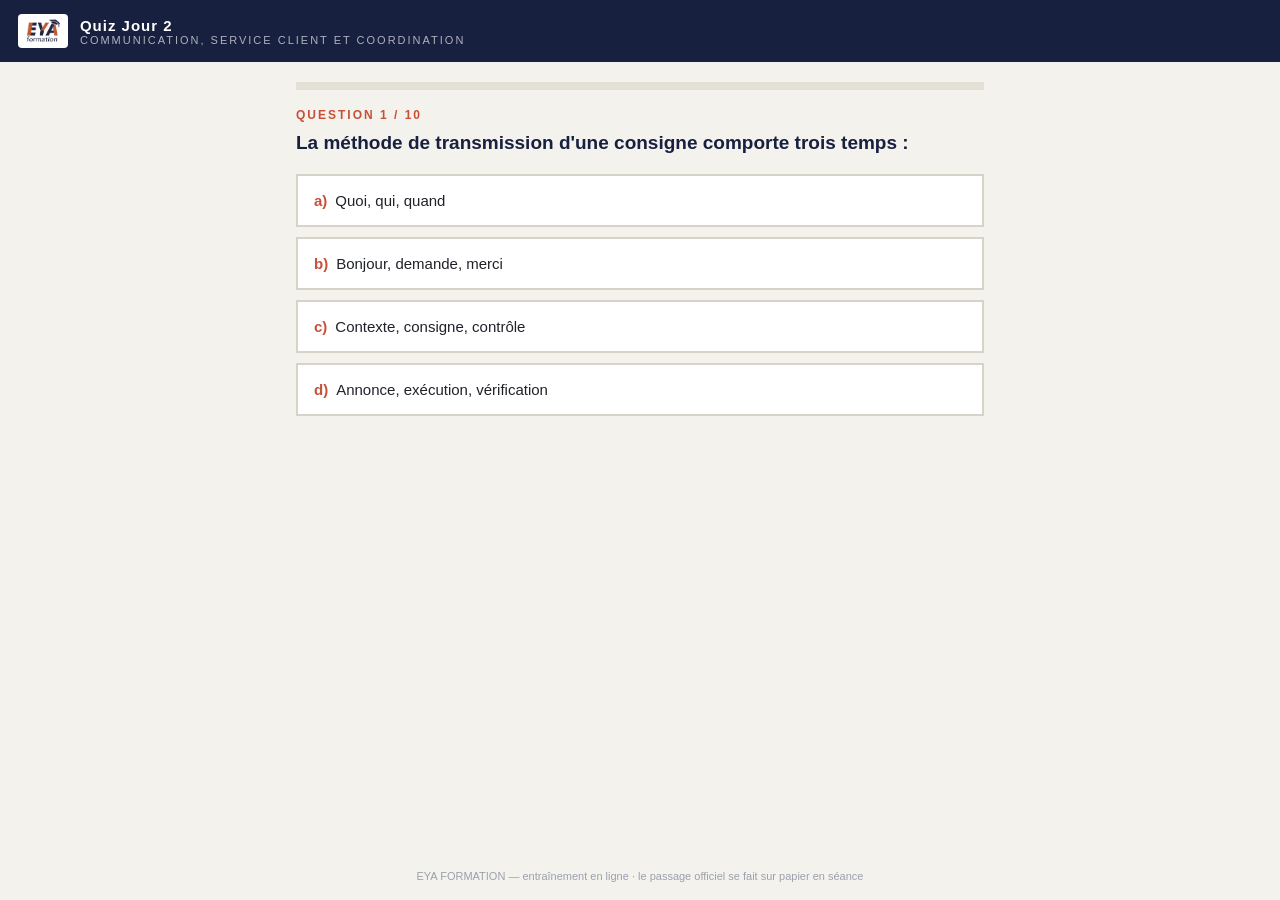
<file: quiz/j2.html>
<!doctype html>
<html lang="fr">
<head>
<meta charset="utf-8">
<meta name="viewport" content="width=device-width, initial-scale=1">
<meta name="robots" content="noindex">
<title>Quiz — EYA Formation</title>
<link rel="stylesheet" href="../assets/eya.css">
</head>
<body data-quiz="j2">
<header>
  <img src="../assets/logo_eya.png" alt="EYA Formation">
  <div><div class="t" id="titre">Quiz</div><div class="s" id="sous"></div></div>
</header>
<main id="quiz">Chargement…</main>
<footer>EYA FORMATION — entraînement en ligne · le passage officiel se fait sur papier en séance</footer>
<script src="../assets/quiz.js"></script>
</body>
</html>
</file>
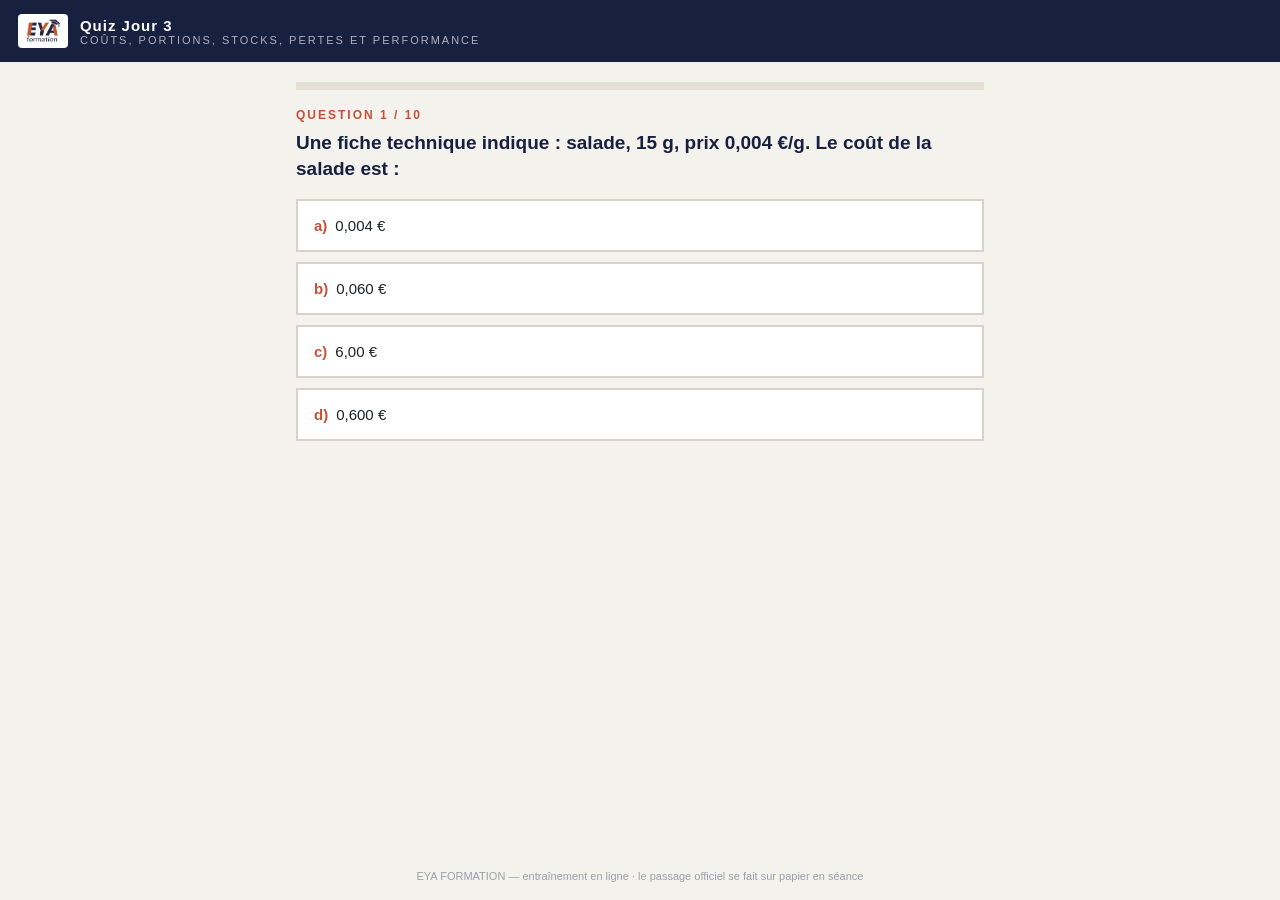
<file: quiz/j3.html>
<!doctype html>
<html lang="fr">
<head>
<meta charset="utf-8">
<meta name="viewport" content="width=device-width, initial-scale=1">
<meta name="robots" content="noindex">
<title>Quiz — EYA Formation</title>
<link rel="stylesheet" href="../assets/eya.css">
</head>
<body data-quiz="j3">
<header>
  <img src="../assets/logo_eya.png" alt="EYA Formation">
  <div><div class="t" id="titre">Quiz</div><div class="s" id="sous"></div></div>
</header>
<main id="quiz">Chargement…</main>
<footer>EYA FORMATION — entraînement en ligne · le passage officiel se fait sur papier en séance</footer>
<script src="../assets/quiz.js"></script>
</body>
</html>
</file>
<file: assets/eya.css>
/* Identité EYA — couleurs réelles du logo. Mobile d'abord (usage smartphone en salle). */
:root {
  --navy: #182040;
  --orange: #C85038;
  --cream: #F4F2ED;
  --ink: #20222A;
  --line: #D8D3C8;
  --ok: #2E7D4F;
  --ko: #C0392B;
}
* { margin: 0; padding: 0; box-sizing: border-box; -webkit-tap-highlight-color: transparent; }
body {
  font-family: 'Helvetica Neue', Arial, sans-serif;
  background: var(--cream);
  color: var(--ink);
  min-height: 100vh;
  display: flex;
  flex-direction: column;
}
header {
  background: var(--navy);
  color: #fff;
  padding: 14px 18px;
  display: flex;
  align-items: center;
  gap: 12px;
}
header img { height: 34px; background: #fff; padding: 3px 6px; border-radius: 4px; }
header .t { font-size: 15px; font-weight: 700; letter-spacing: 1px; }
header .s { font-size: 11px; opacity: .65; letter-spacing: 2px; text-transform: uppercase; }
main { flex: 1; width: 100%; max-width: 720px; margin: 0 auto; padding: 20px 16px 60px; }
h1 { color: var(--navy); font-size: 26px; letter-spacing: -.5px; margin-bottom: 4px; }
.sub { color: #6b6f7c; font-size: 14px; margin-bottom: 20px; }
.rule { width: 64px; height: 4px; background: var(--orange); margin: 12px 0 20px; }

.card {
  background: #fff;
  border: 2px solid var(--line);
  padding: 18px;
  margin-bottom: 14px;
  display: block;
  color: inherit;
  text-decoration: none;
}
.card:active { transform: scale(.99); }
.card .k { color: var(--orange); font-size: 11px; font-weight: 700; letter-spacing: 2px; text-transform: uppercase; }
.card .t { color: var(--navy); font-size: 18px; font-weight: 800; margin: 4px 0 4px; }
.card .d { font-size: 13px; color: #6b6f7c; line-height: 1.45; }

.btn {
  display: inline-block;
  background: var(--orange);
  color: #fff;
  font-weight: 800;
  font-size: 16px;
  padding: 14px 26px;
  border: none;
  cursor: pointer;
  text-decoration: none;
  letter-spacing: .5px;
}
.btn.secondary { background: var(--navy); }
.btn.ghost { background: transparent; color: var(--navy); border: 2px solid var(--navy); }
.btn:disabled { opacity: .4; }
.btn:active { transform: scale(.98); }

/* ─── quiz ─── */
.progress { height: 8px; background: #E4E0D6; margin-bottom: 18px; }
.progress i { display: block; height: 100%; background: var(--orange); transition: width .3s; }
.qnum { font-size: 12px; font-weight: 700; letter-spacing: 2px; color: var(--orange); text-transform: uppercase; }
.qtext { font-size: 19px; font-weight: 700; color: var(--navy); line-height: 1.35; margin: 8px 0 18px; }
.opt {
  display: block;
  width: 100%;
  text-align: left;
  background: #fff;
  border: 2px solid var(--line);
  padding: 14px 16px;
  font-size: 15px;
  line-height: 1.4;
  margin-bottom: 10px;
  cursor: pointer;
  font-family: inherit;
  color: var(--ink);
}
.opt .l { font-weight: 800; color: var(--orange); margin-right: 8px; }
.opt.good { border-color: var(--ok); background: #EAF5EE; }
.opt.bad { border-color: var(--ko); background: #FBEAE7; }
.opt.dim { opacity: .5; }
.explain {
  border-left: 6px solid var(--orange);
  background: #fff;
  padding: 14px 16px;
  font-size: 14px;
  line-height: 1.5;
  margin: 14px 0 18px;
}
.explain b { color: var(--navy); }
.score-big { font-size: 64px; font-weight: 800; color: var(--navy); }
.score-big span { color: var(--orange); }

/* ─── jeux ─── */
.wheel-card {
  background: var(--navy);
  color: #fff;
  min-height: 190px;
  display: flex;
  align-items: center;
  justify-content: center;
  text-align: center;
  padding: 26px 22px;
  font-size: 19px;
  font-weight: 700;
  line-height: 1.45;
  border-bottom: 8px solid var(--orange);
}
.wheel-card.flash { animation: none; }
.badge { display: inline-block; padding: 4px 12px; font-size: 11px; font-weight: 800; letter-spacing: 2px; color: #fff; margin-bottom: 12px; }
.badge.vert { background: var(--ok); }
.badge.orange { background: #C87B2E; }
.badge.rouge { background: var(--ko); }
.badge.alea { background: var(--orange); }

.team-row { display: flex; align-items: center; gap: 10px; background: #fff; border: 2px solid var(--line); padding: 12px 14px; margin-bottom: 10px; }
.team-row .name { flex: 1; font-weight: 800; color: var(--navy); font-size: 16px; border: none; background: transparent; font-family: inherit; }
.team-row .pts { font-size: 26px; font-weight: 800; color: var(--navy); min-width: 56px; text-align: center; }
.team-row button { width: 44px; height: 44px; font-size: 22px; font-weight: 800; border: 2px solid var(--navy); background: #fff; color: var(--navy); cursor: pointer; }
.team-row button.plus { background: var(--navy); color: #fff; }

/* ─── mini-jeu rush ─── */
.rush-timer { height: 10px; background: #E4E0D6; margin: 12px 0; }
.rush-timer i { display: block; height: 100%; background: var(--orange); }
.rush-situation {
  background: var(--navy); color: #fff; padding: 24px 20px;
  font-size: 18px; font-weight: 700; line-height: 1.45; text-align: center;
  border-bottom: 8px solid var(--orange); margin-bottom: 16px; min-height: 120px;
  display: flex; align-items: center; justify-content: center;
}
.quad { display: grid; grid-template-columns: 1fr 1fr; gap: 10px; }
.quad button {
  padding: 18px 10px; font-size: 14px; font-weight: 800; font-family: inherit;
  border: 2px solid var(--line); background: #fff; color: var(--navy); cursor: pointer; line-height: 1.3;
}
.quad button small { display: block; font-weight: 400; font-size: 11px; color: #6b6f7c; margin-top: 4px; }
.quad button.pick-good { background: #EAF5EE; border-color: var(--ok); }
.quad button.pick-bad { background: #FBEAE7; border-color: var(--ko); }

footer { text-align: center; font-size: 11px; color: #9aa0ad; padding: 18px; }
video { width: 100%; background: #000; }
</file>
